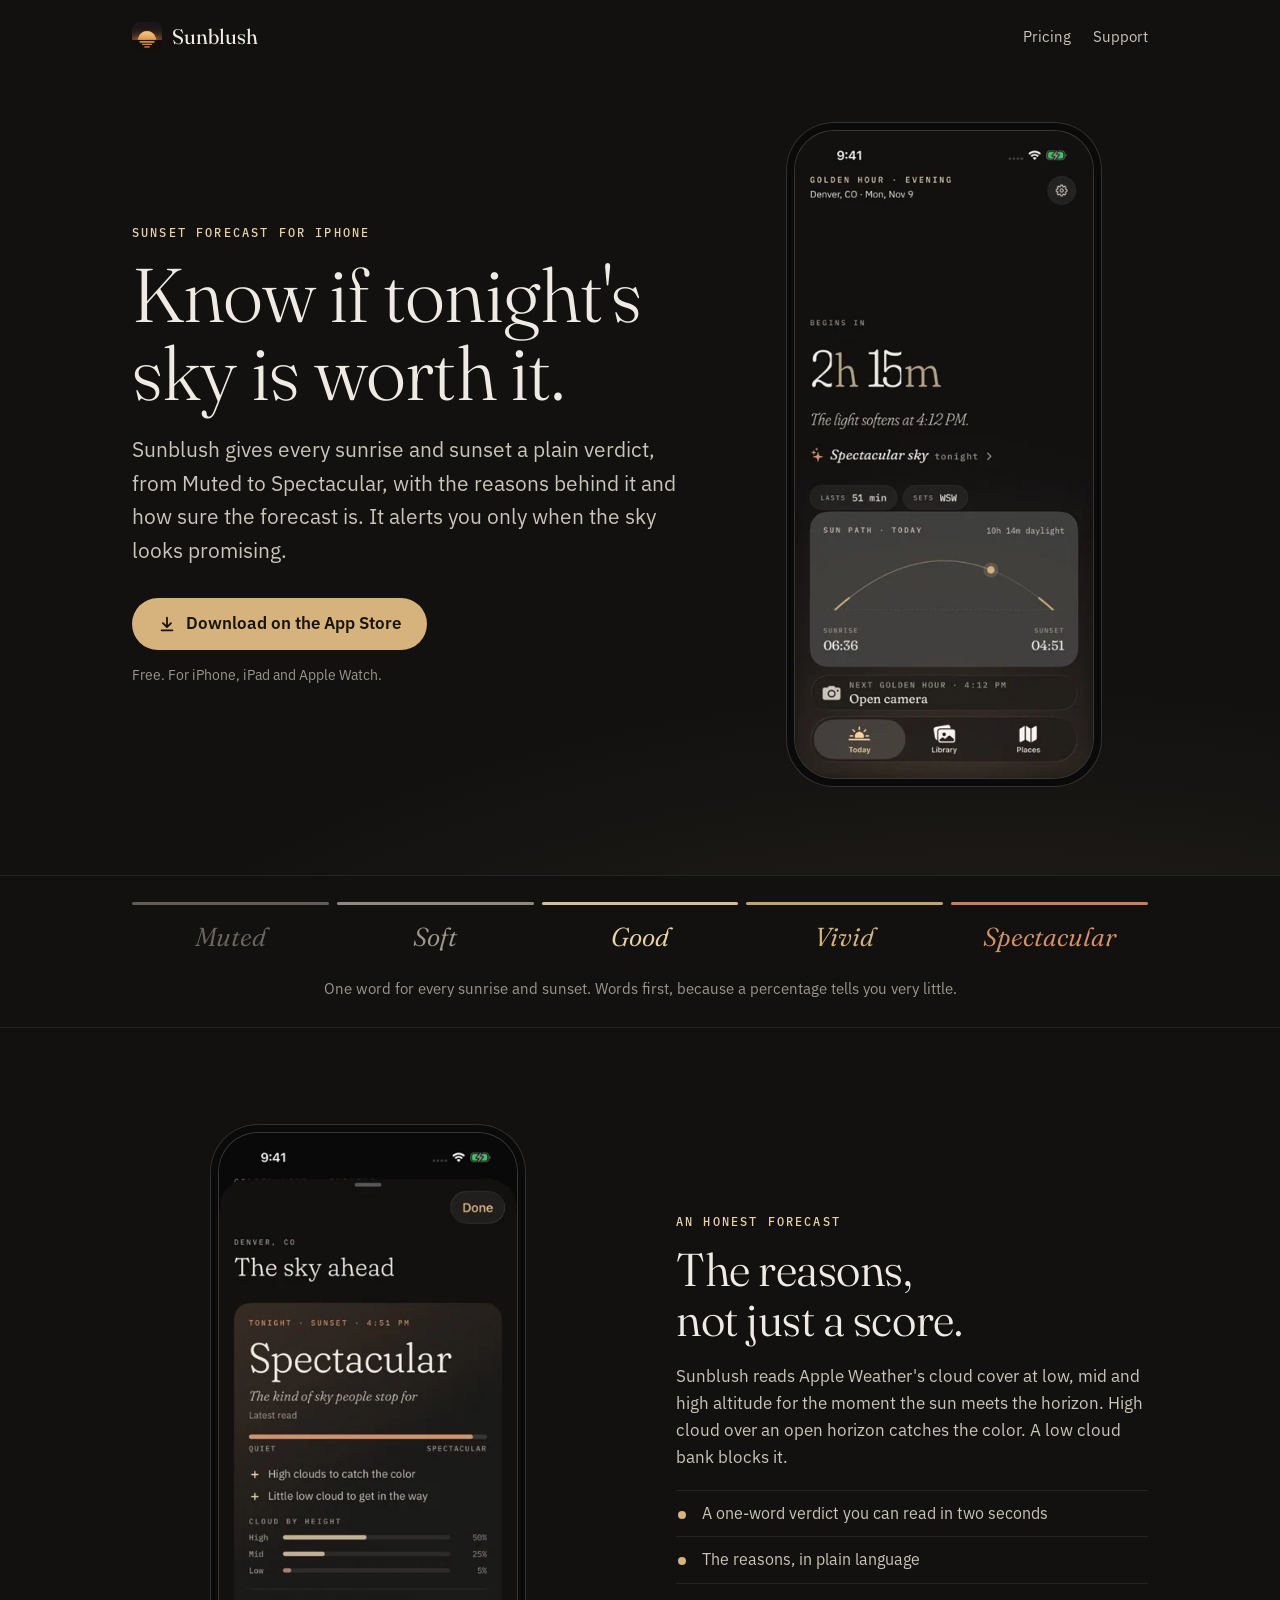
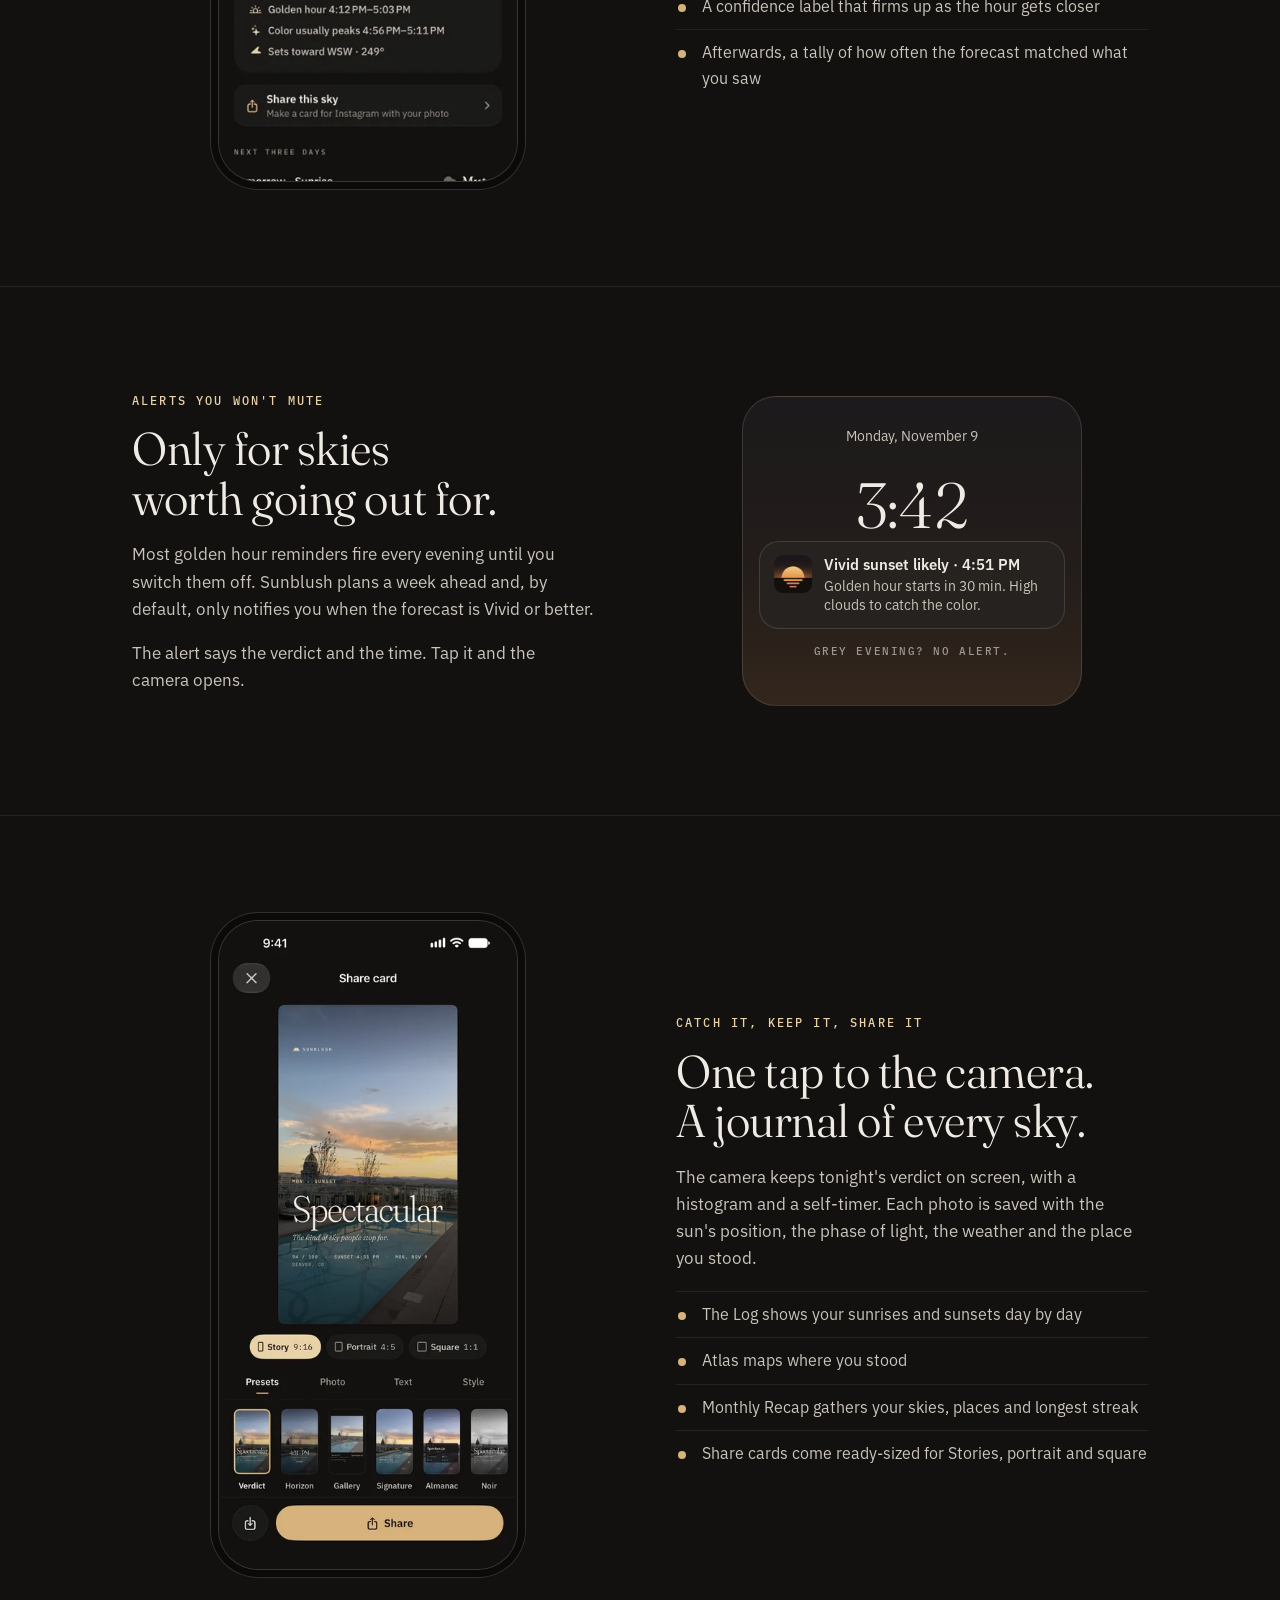
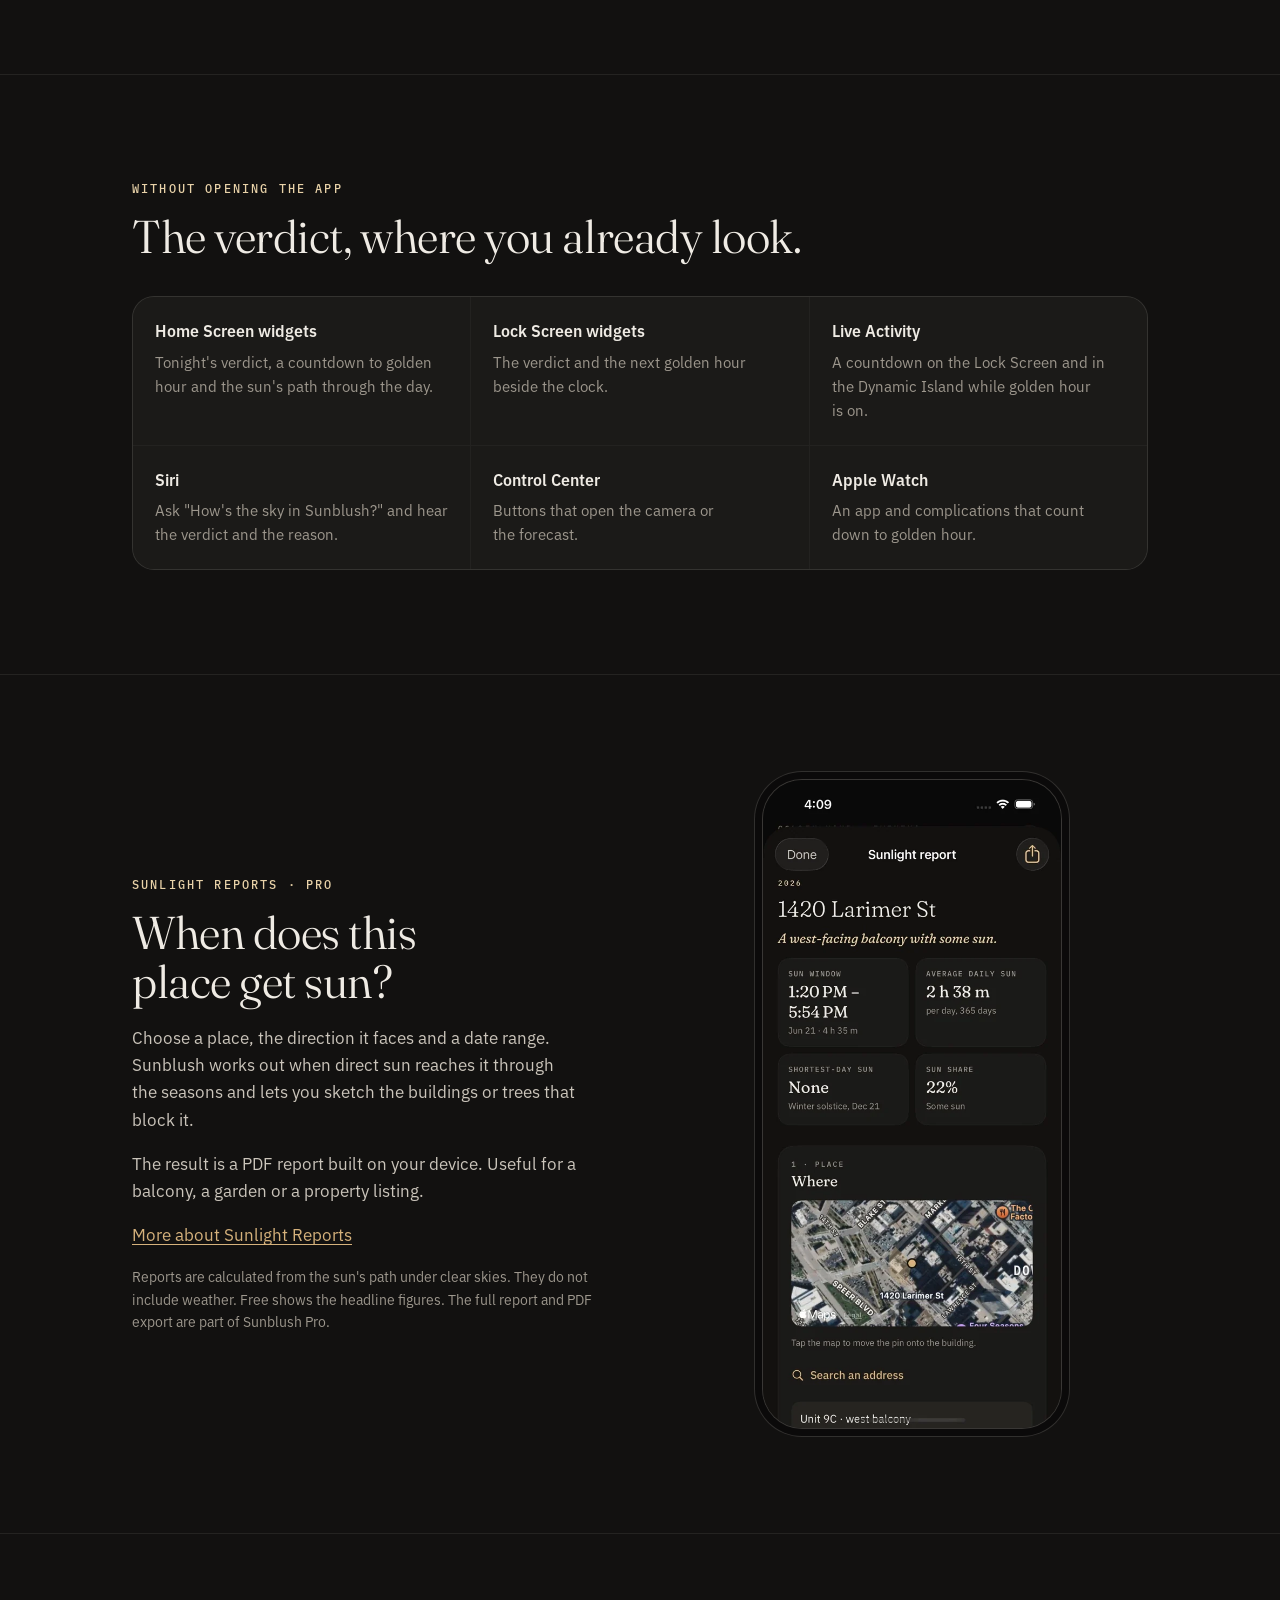
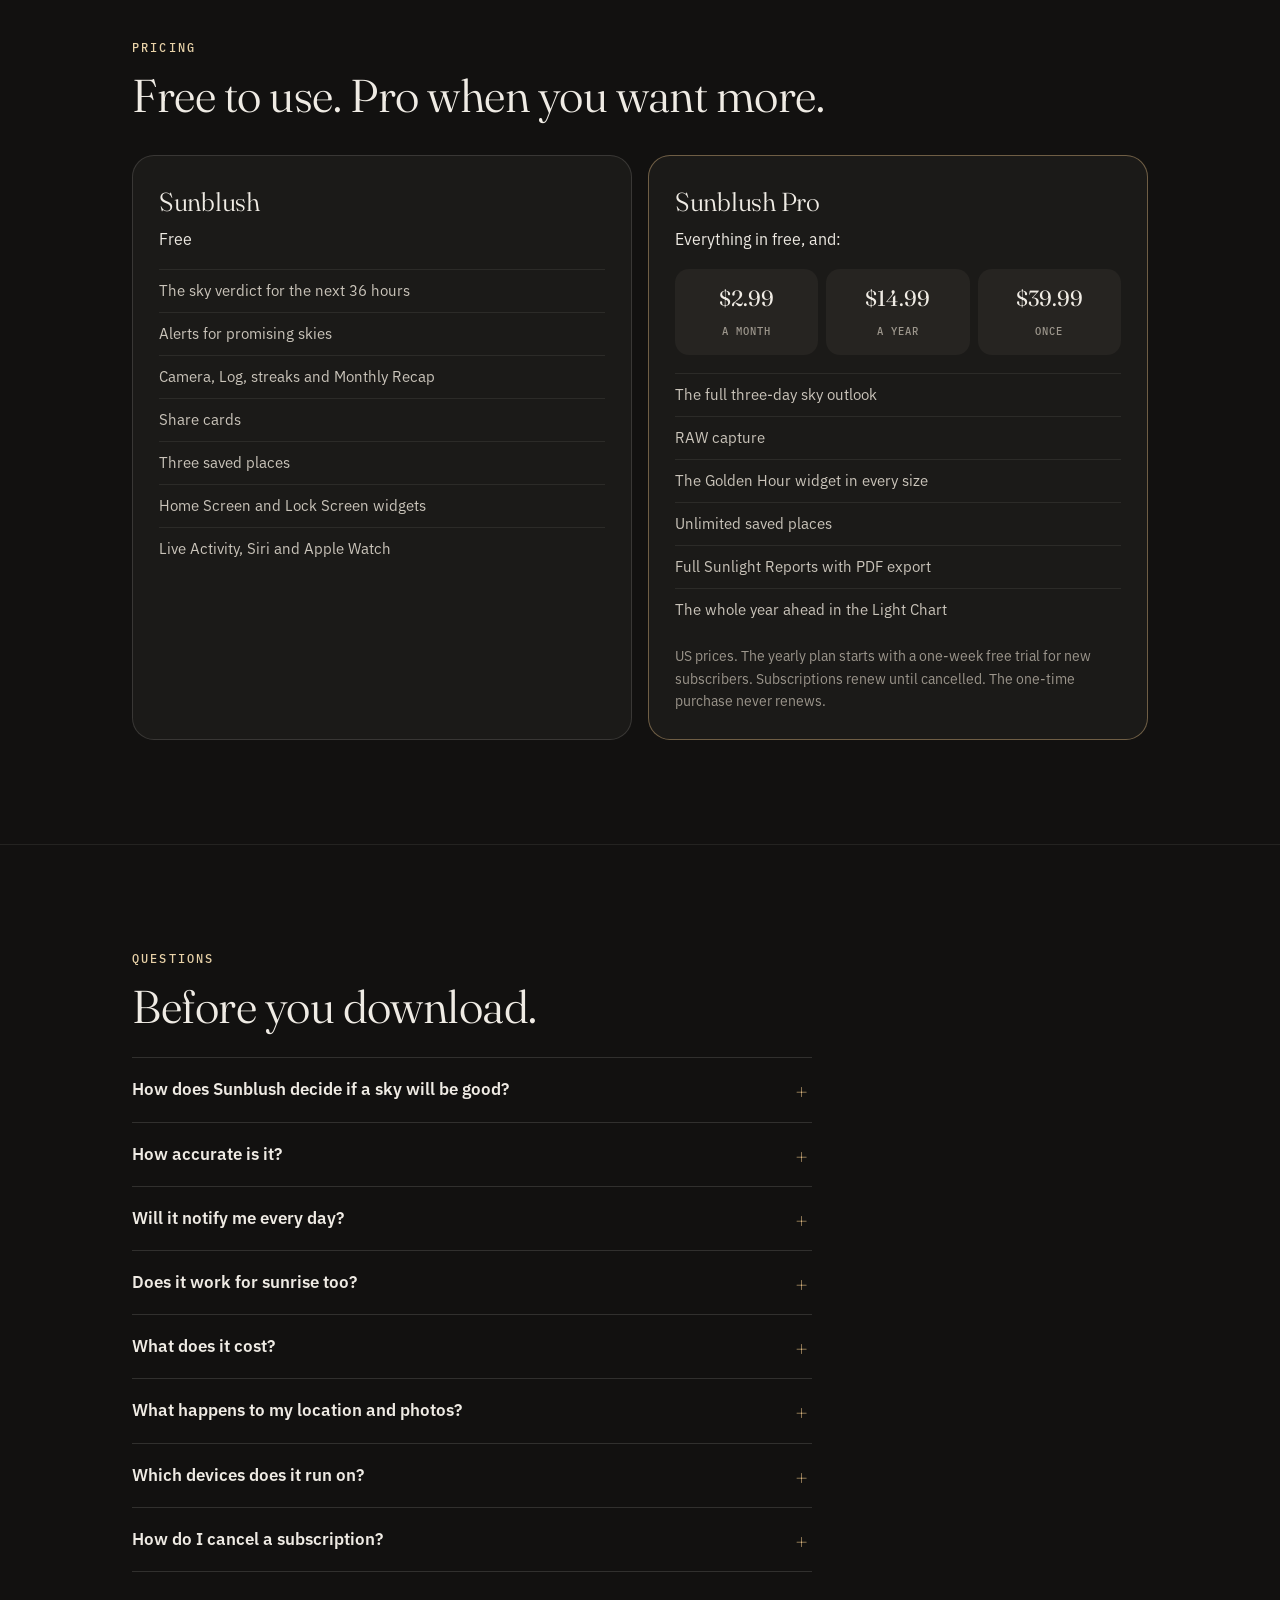
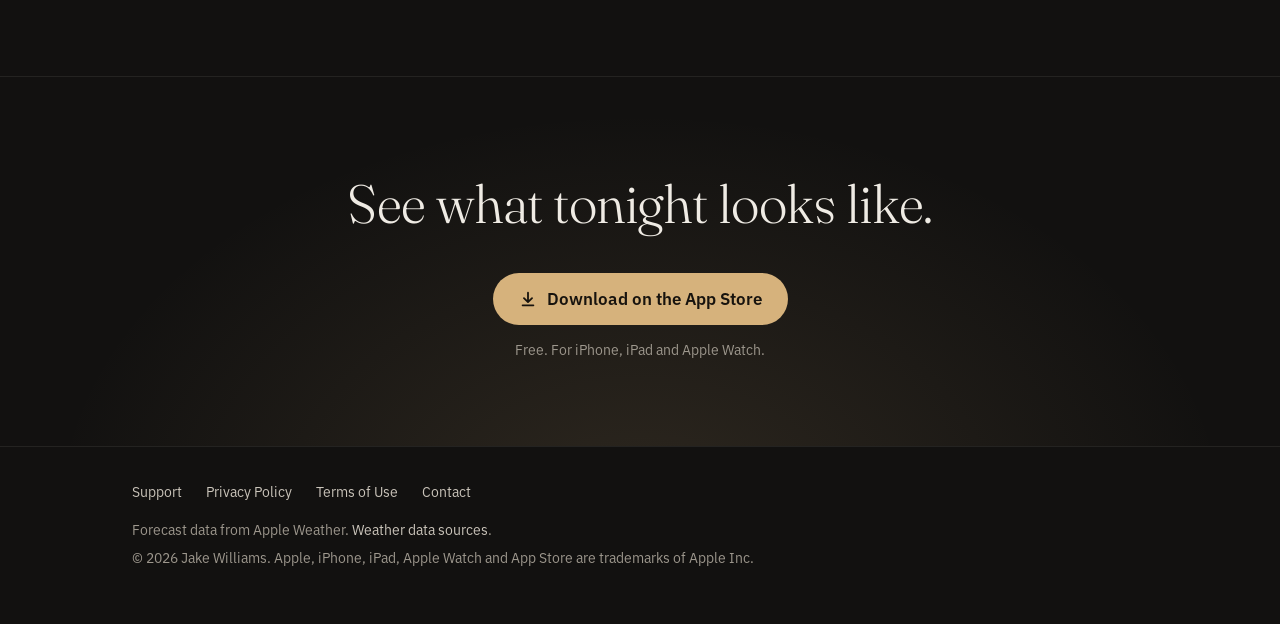
<file: index.html>
<!DOCTYPE html>
<html lang="en">
<head>
<meta charset="UTF-8">
<meta name="viewport" content="width=device-width, initial-scale=1">
<title>Sunblush: Sunset Forecast for iPhone. Know if tonight's sky is worth it.</title>
<meta name="description" content="Sunblush gives every sunrise and sunset a plain verdict, from Muted to Spectacular, with the reasons and how sure the forecast is. Alerts only for promising skies. Free on iPhone, iPad and Apple Watch.">
<meta name="apple-itunes-app" content="app-id=6762225490">
<meta name="theme-color" content="#121110">
<link rel="canonical" href="https://jakeintech.github.io/sunblush-site/">
<link rel="icon" type="image/png" href="assets/img/favicon.png">
<link rel="apple-touch-icon" href="assets/img/apple-touch-icon.png">
<meta property="og:type" content="website">
<meta property="og:site_name" content="Sunblush">
<meta property="og:title" content="Sunblush: know if tonight's sky is worth it">
<meta property="og:description" content="A plain verdict for every sunrise and sunset, with the reasons and how sure the forecast is. Alerts only for promising skies.">
<meta property="og:url" content="https://jakeintech.github.io/sunblush-site/">
<meta property="og:image" content="https://jakeintech.github.io/sunblush-site/assets/img/og.png">
<meta property="og:image:width" content="1200">
<meta property="og:image:height" content="630">
<meta property="og:image:alt" content="Sunblush. Know if tonight's sky is worth it.">
<meta name="twitter:card" content="summary_large_image">
<meta name="twitter:title" content="Sunblush: know if tonight's sky is worth it">
<meta name="twitter:description" content="A plain verdict for every sunrise and sunset, with the reasons and how sure the forecast is.">
<meta name="twitter:image" content="https://jakeintech.github.io/sunblush-site/assets/img/og.png">
<link rel="preload" href="assets/fonts/fraunces.woff2" as="font" type="font/woff2" crossorigin>
<link rel="preload" href="assets/fonts/plex-sans-400.woff2" as="font" type="font/woff2" crossorigin>
<link rel="stylesheet" href="assets/site.css">
<script type="application/ld+json">
{
  "@context": "https://schema.org",
  "@type": "SoftwareApplication",
  "name": "Sunblush: Sunset Forecast",
  "operatingSystem": "iOS 18 or later, watchOS 10 or later",
  "applicationCategory": "WeatherApplication",
  "description": "Sunblush gives every sunrise and sunset a plain verdict, from Muted to Spectacular, with the reasons and how sure the forecast is.",
  "url": "https://jakeintech.github.io/sunblush-site/",
  "downloadUrl": "https://apps.apple.com/app/id6762225490",
  "offers": { "@type": "Offer", "price": "0", "priceCurrency": "USD" },
  "author": { "@type": "Person", "name": "Jake Williams" }
}
</script>
</head>
<body>
<a class="skip" href="#main">Skip to content</a>

<header class="wrap site-head">
  <a class="brand" href="./" aria-label="Sunblush home">
    <img src="assets/img/icon-192.webp" alt="" width="30" height="30">
    Sunblush
  </a>
  <nav class="site-nav" aria-label="Site">
    <a href="#pricing">Pricing</a>
    <a href="support.html">Support</a>
  </nav>
</header>

<main id="main">

<section class="hero">
  <div class="wrap hero-grid">
    <div>
      <p class="tag">Sunset forecast for iPhone</p>
      <h1>Know if tonight's sky is worth it.</h1>
      <p class="lede">Sunblush gives every sunrise and sunset a plain verdict, from Muted to Spectacular, with the reasons behind it and how sure the forecast is. It alerts you only when the sky looks promising.</p>
      <a class="btn" href="https://apps.apple.com/app/id6762225490">
        <svg viewBox="0 0 20 20" fill="none" stroke="currentColor" stroke-width="2" stroke-linecap="round" stroke-linejoin="round" aria-hidden="true"><path d="M10 3v10M5.5 9 10 13.5 14.500 9M4 17h12"/></svg>
        Download on the App Store
      </a>
      <p class="fine">Free. For iPhone, iPad and Apple Watch.</p>
    </div>
    <div class="phone">
      <img src="assets/img/shot-today.webp" width="368" height="800" alt="The Sunblush Today screen. Golden hour begins in 2 hours 15 minutes, and tonight's sky is forecast as Spectacular." fetchpriority="high">
    </div>
  </div>
</section>

<section class="scale" aria-label="The five verdicts">
  <div class="wrap">
    <ol>
      <li class="t-muted">Muted</li>
      <li class="t-soft">Soft</li>
      <li class="t-good">Good</li>
      <li class="t-vivid">Vivid</li>
      <li class="t-spectacular">Spectacular</li>
    </ol>
    <p>One word for every sunrise and sunset. Words first, because a percentage tells you very little.</p>
  </div>
</section>

<section class="benefit flip">
  <div class="wrap">
    <div class="visual phone">
      <img src="assets/img/shot-sky.webp" width="368" height="800" loading="lazy" alt="The sky ahead screen. Tonight's sunset is Spectacular because high clouds will catch the color and little low cloud is in the way. Cloud cover is shown by height: high 50 percent, mid 25 percent, low 5 percent.">
    </div>
    <div class="copy">
      <p class="tag">An honest forecast</p>
      <h2>The reasons, not just a score.</h2>
      <p>Sunblush reads Apple Weather's cloud cover at low, mid and high altitude for the moment the sun meets the horizon. High cloud over an open horizon catches the color. A low cloud bank blocks it.</p>
      <ul>
        <li>A one-word verdict you can read in two seconds</li>
        <li>The reasons, in plain language</li>
        <li>A confidence label that firms up as the hour gets closer</li>
        <li>Afterwards, a tally of how often the forecast matched what you saw</li>
      </ul>
    </div>
  </div>
</section>

<section class="benefit">
  <div class="wrap">
    <div class="copy">
      <p class="tag">Alerts you won't mute</p>
      <h2>Only for skies worth going out for.</h2>
      <p>Most golden hour reminders fire every evening until you switch them off. Sunblush plans a week ahead and, by default, only notifies you when the forecast is Vivid or better.</p>
      <p>The alert says the verdict and the time. Tap it and the camera opens.</p>
    </div>
    <div class="visual">
      <div class="lock" role="img" aria-label="A Lock Screen with one Sunblush notification: Vivid sunset likely at 4:51 PM. Golden hour starts in 30 minutes. High clouds to catch the color.">
        <div class="date">Monday, November 9</div>
        <div class="clock">3:42</div>
        <div class="note">
          <img src="assets/img/icon-192.webp" width="38" height="38" alt="" loading="lazy">
          <div>
            <b>Vivid sunset likely · 4:51 PM</b>
            <span>Golden hour starts in 30 min. High clouds to catch the color.</span>
          </div>
        </div>
        <p class="quiet-day">Grey evening? No alert.</p>
      </div>
    </div>
  </div>
</section>

<section class="benefit flip">
  <div class="wrap">
    <div class="visual phone">
      <img src="assets/img/shot-share.webp" width="414" height="900" loading="lazy" alt="The share card editor. A sunset photo with the verdict Spectacular set over it, with Story, Portrait and Square formats and a row of card styles.">
    </div>
    <div class="copy">
      <p class="tag">Catch it, keep it, share it</p>
      <h2>One tap to the camera. A journal of every sky.</h2>
      <p>The camera keeps tonight's verdict on screen, with a histogram and a self-timer. Each photo is saved with the sun's position, the phase of light, the weather and the place you stood.</p>
      <ul>
        <li>The Log shows your sunrises and sunsets day by day</li>
        <li>Atlas maps where you stood</li>
        <li>Monthly Recap gathers your skies, places and longest streak</li>
        <li>Share cards come ready-sized for Stories, portrait and square</li>
      </ul>
    </div>
  </div>
</section>

<section class="section">
  <div class="wrap">
    <p class="tag">Without opening the app</p>
    <h2>The verdict, where you already look.</h2>
    <div class="grid">
      <div><h3>Home Screen widgets</h3><p>Tonight's verdict, a countdown to golden hour and the sun's path through the day.</p></div>
      <div><h3>Lock Screen widgets</h3><p>The verdict and the next golden hour beside the clock.</p></div>
      <div><h3>Live Activity</h3><p>A countdown on the Lock Screen and in the Dynamic Island while golden hour is on.</p></div>
      <div><h3>Siri</h3><p>Ask "How's the sky in Sunblush?" and hear the verdict and the reason.</p></div>
      <div><h3>Control Center</h3><p>Buttons that open the camera or the forecast.</p></div>
      <div><h3>Apple Watch</h3><p>An app and complications that count down to golden hour.</p></div>
    </div>
  </div>
</section>

<section class="benefit">
  <div class="wrap">
    <div class="copy">
      <p class="tag">Sunlight Reports · Pro</p>
      <h2>When does this place get sun?</h2>
      <p>Choose a place, the direction it faces and a date range. Sunblush works out when direct sun reaches it through the seasons and lets you sketch the buildings or trees that block it.</p>
      <p>The result is a PDF report built on your device. Useful for a balcony, a garden or a property listing.</p>
      <p><a href="sunlight.html">More about Sunlight Reports</a></p>
      <p class="fine">Reports are calculated from the sun's path under clear skies. They do not include weather. Free shows the headline figures. The full report and PDF export are part of Sunblush Pro.</p>
    </div>
    <div class="visual phone">
      <img src="assets/img/shot-sunlight.webp" width="552" height="1200" loading="lazy" alt="A Sunlight Report for a west-facing balcony. Sun window 1:20 PM to 5:54 PM on June 21, average daily sun 2 hours 38 minutes, no direct sun on the shortest day.">
    </div>
  </div>
</section>

<section class="section" id="pricing">
  <div class="wrap">
    <p class="tag">Pricing</p>
    <h2>Free to use. Pro when you want more.</h2>
    <div class="plans">
      <div class="plan">
        <h3>Sunblush</h3>
        <p class="price">Free</p>
        <ul>
          <li>The sky verdict for the next 36 hours</li>
          <li>Alerts for promising skies</li>
          <li>Camera, Log, streaks and Monthly Recap</li>
          <li>Share cards</li>
          <li>Three saved places</li>
          <li>Home Screen and Lock Screen widgets</li>
          <li>Live Activity, Siri and Apple Watch</li>
        </ul>
      </div>
      <div class="plan pro">
        <h3>Sunblush Pro</h3>
        <p class="price">Everything in free, and:</p>
        <div class="prices">
          <div><b>$2.99</b><span>a month</span></div>
          <div><b>$14.99</b><span>a year</span></div>
          <div><b>$39.99</b><span>once</span></div>
        </div>
        <ul>
          <li>The full three-day sky outlook</li>
          <li>RAW capture</li>
          <li>The Golden Hour widget in every size</li>
          <li>Unlimited saved places</li>
          <li>Full Sunlight Reports with PDF export</li>
          <li>The whole year ahead in the Light Chart</li>
        </ul>
        <p class="fine">US prices. The yearly plan starts with a one-week free trial for new subscribers. Subscriptions renew until cancelled. The one-time purchase never renews.</p>
      </div>
    </div>
  </div>
</section>

<section class="section" id="faq">
  <div class="wrap">
    <p class="tag">Questions</p>
    <h2>Before you download.</h2>
    <div class="faq">
      <details>
        <summary>How does Sunblush decide if a sky will be good?</summary>
        <p>It looks at Apple Weather's forecast for cloud at three heights, along with humidity, visibility and the chance of rain, for the minute of sunrise or sunset. High and mid cloud over a clear horizon tends to light up. Thick low cloud or full overcast tends to block the light. The verdict is worked out on your device.</p>
      </details>
      <details>
        <summary>How accurate is it?</summary>
        <p>It is a likelihood, not a promise. Clouds can move in the last half hour and no forecast catches that every time. Sunblush shows how sure it is, updates as the hour approaches, and afterwards keeps a tally of how often its forecast matched what you told it you saw.</p>
      </details>
      <details>
        <summary>Will it notify me every day?</summary>
        <p>No. By default you only hear from Sunblush when a sunrise or sunset is forecast Vivid or Spectacular. You can change that in Settings, choose sunrise, sunset or both, and set how early the alert arrives.</p>
      </details>
      <details>
        <summary>Does it work for sunrise too?</summary>
        <p>Yes. Every sunrise and sunset gets its own verdict.</p>
      </details>
      <details>
        <summary>What does it cost?</summary>
        <p>Sunblush is free to download and use. Sunblush Pro is $2.99 a month, $14.99 a year with a one-week free trial, or $39.99 once. Prices are for the United States.</p>
      </details>
      <details>
        <summary>What happens to my location and photos?</summary>
        <p>There is no account. Your photos stay on your device unless you share them. Your location is used on your device to work out sun times, and its coordinates are sent to Apple Weather to fetch the forecast. Sunblush has no server of its own and uses no advertising or analytics software. The <a href="privacy-policy.html">privacy policy</a> has the detail.</p>
      </details>
      <details>
        <summary>Which devices does it run on?</summary>
        <p>iPhone and iPad with iOS 18 or later, and Apple Watch with watchOS 10 or later. At launch Sunblush is available on the App Store in the United States.</p>
      </details>
      <details>
        <summary>How do I cancel a subscription?</summary>
        <p>Open Settings on your iPhone, tap your name, then Subscriptions, then Sunblush Pro. If you cancel during the free trial you are not charged.</p>
      </details>
    </div>
  </div>
</section>

<section class="closing">
  <div class="wrap">
    <h2>See what tonight looks like.</h2>
    <a class="btn" href="https://apps.apple.com/app/id6762225490">
      <svg viewBox="0 0 20 20" fill="none" stroke="currentColor" stroke-width="2" stroke-linecap="round" stroke-linejoin="round" aria-hidden="true"><path d="M10 3v10M5.5 9 10 13.5 14.500 9M4 17h12"/></svg>
      Download on the App Store
    </a>
    <p class="fine">Free. For iPhone, iPad and Apple Watch.</p>
  </div>
</section>

</main>

<footer class="site-foot">
  <div class="wrap">
    <nav aria-label="Footer">
      <a href="support.html">Support</a>
      <a href="privacy-policy.html">Privacy Policy</a>
      <a href="terms-of-service.html">Terms of Use</a>
      <a href="mailto:info@jakeawilliams.com">Contact</a>
    </nav>
    <p>Forecast data from Apple Weather. <a href="https://weatherkit.apple.com/legal-attribution.html">Weather data sources</a>.</p>
    <p>&copy; 2026 Jake Williams. Apple, iPhone, iPad, Apple Watch and App Store are trademarks of Apple Inc.</p>
  </div>
</footer>
</body>
</html>
</file>
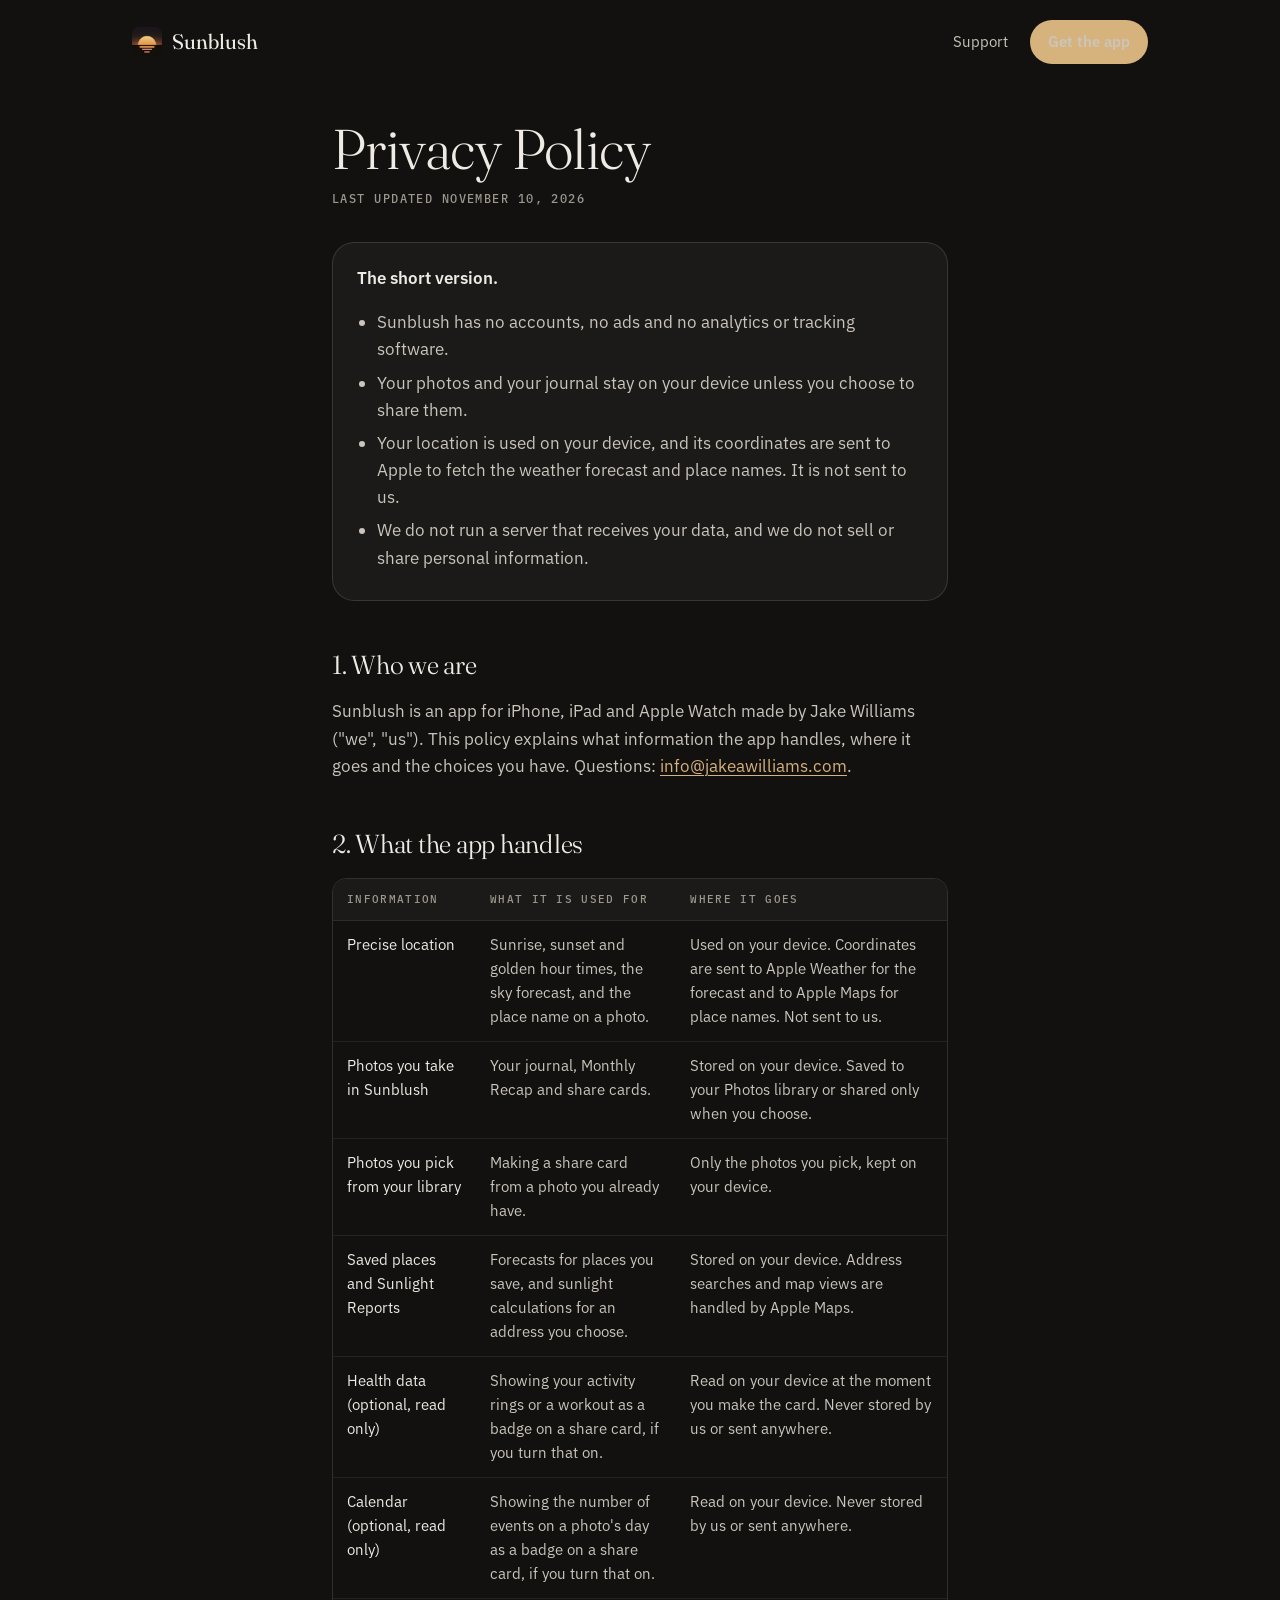
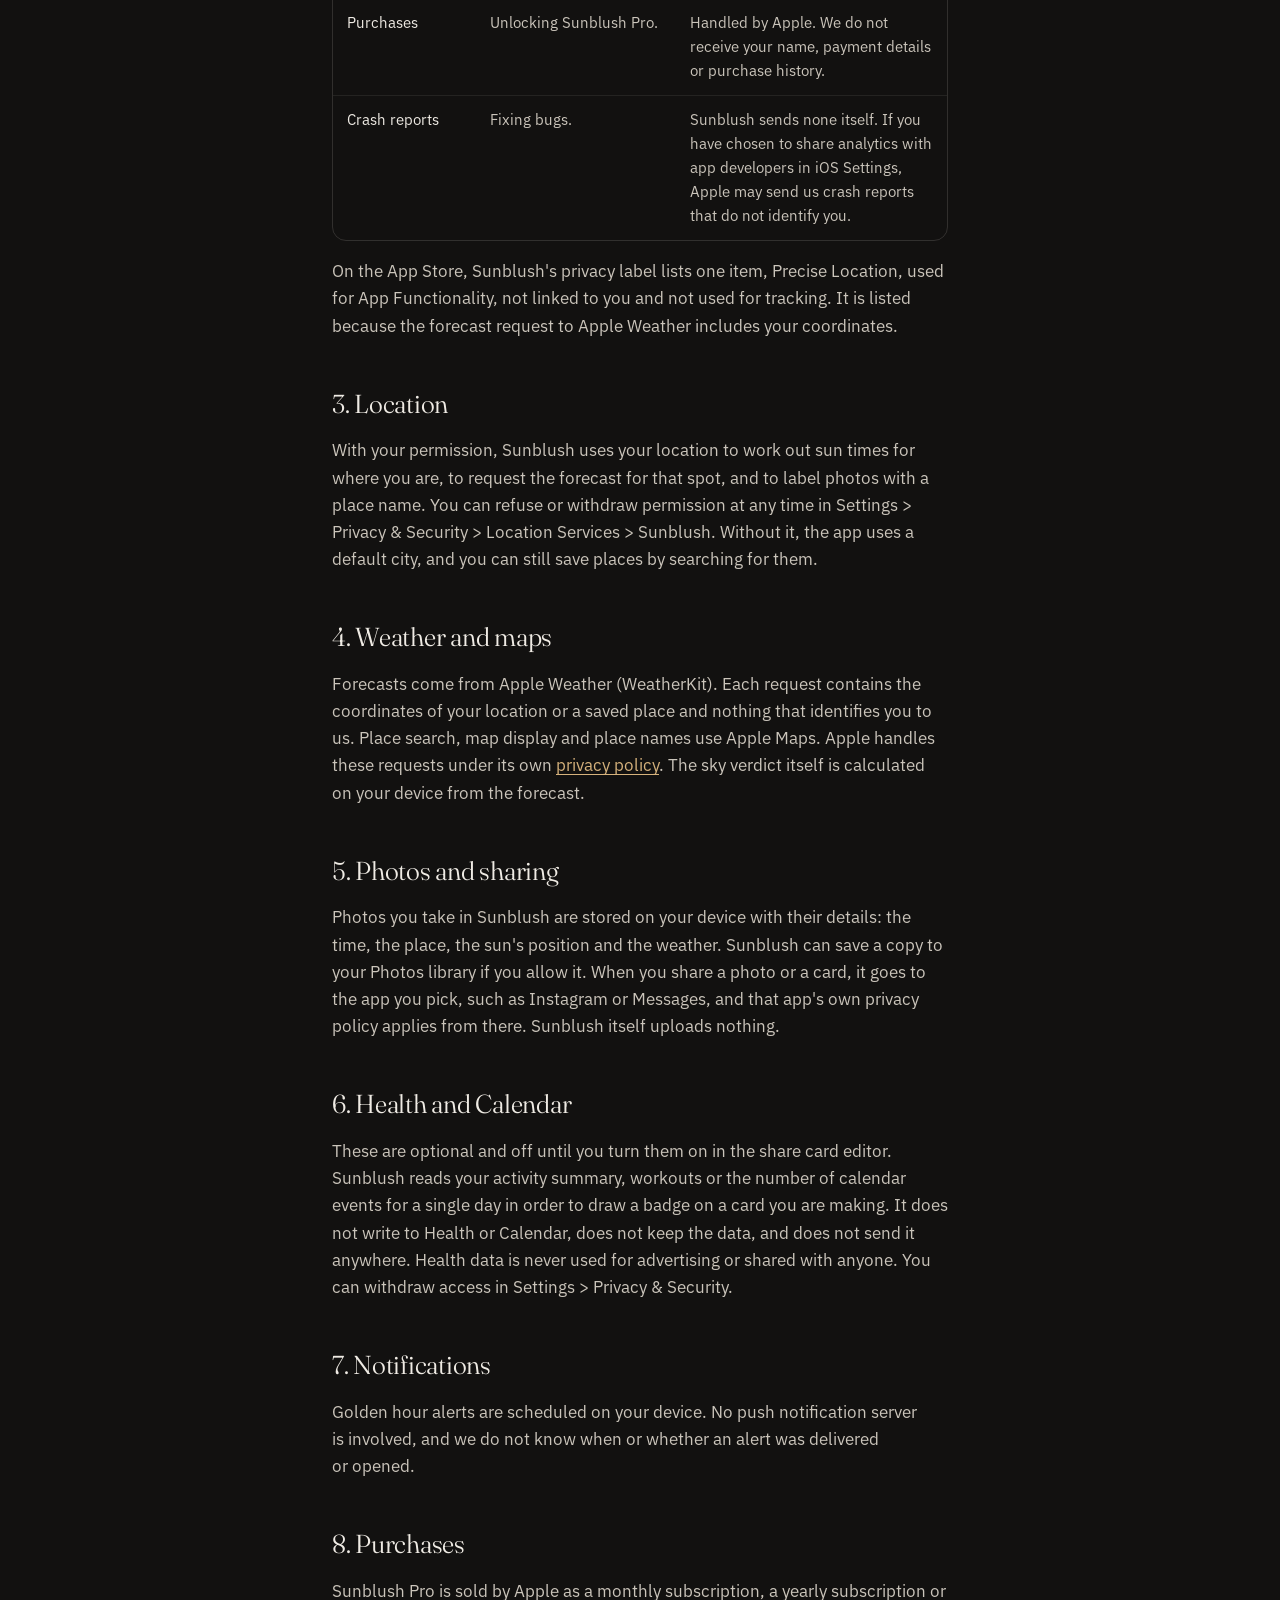
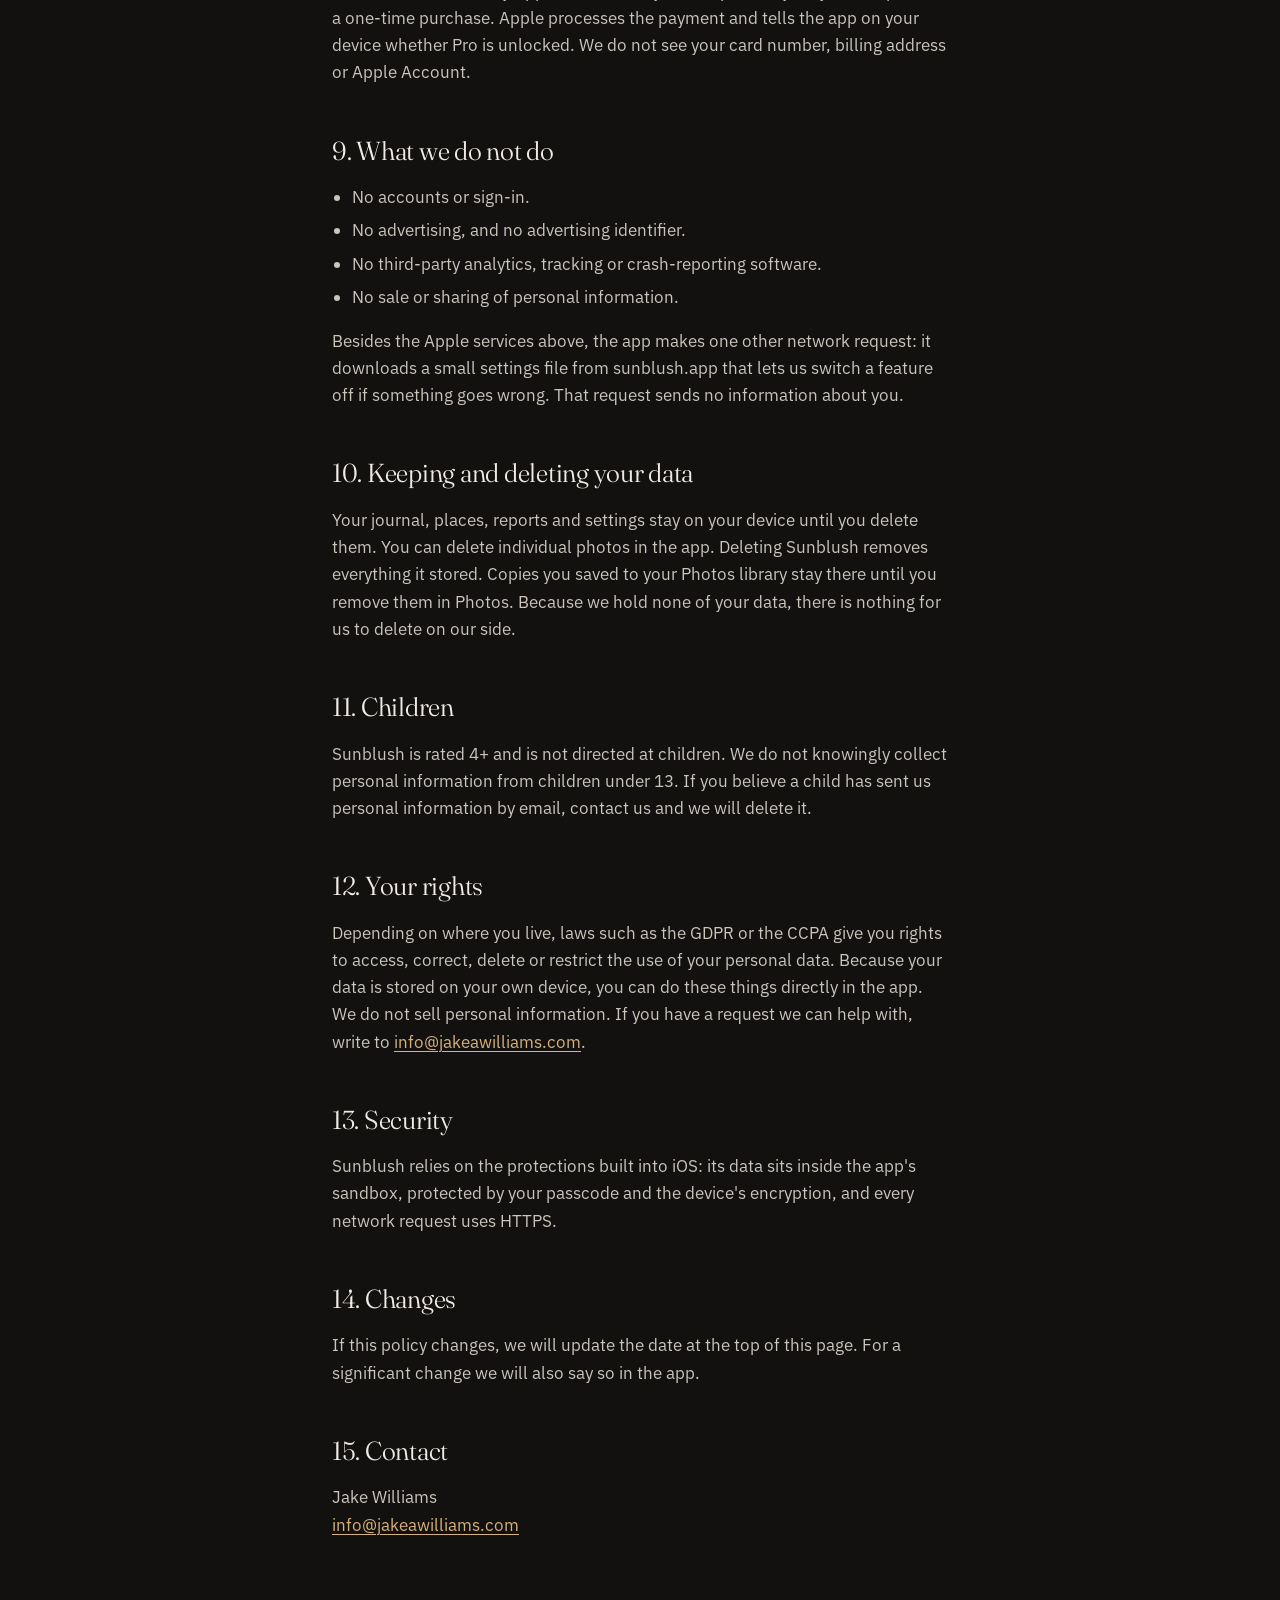
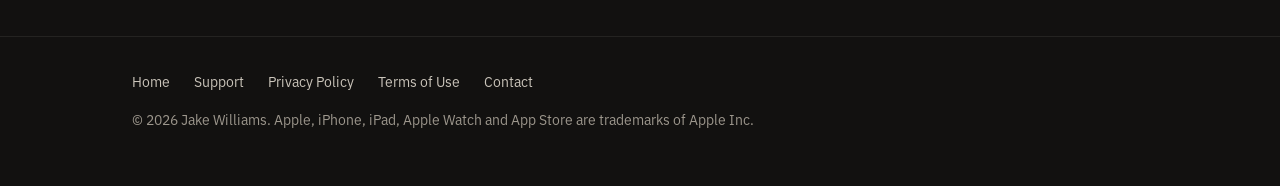
<file: privacy-policy.html>
<!DOCTYPE html>
<html lang="en">
<head>
<meta charset="UTF-8">
<meta name="viewport" content="width=device-width, initial-scale=1">
<title>Sunblush Privacy Policy</title>
<meta name="description" content="What Sunblush does with your location, photos and other information. No accounts, no ads, no tracking. Photos stay on your device.">
<meta name="apple-itunes-app" content="app-id=6762225490">
<meta name="theme-color" content="#121110">
<link rel="canonical" href="https://jakeintech.github.io/sunblush-site/privacy-policy.html">
<link rel="icon" type="image/png" href="assets/img/favicon.png">
<link rel="apple-touch-icon" href="assets/img/apple-touch-icon.png">
<meta property="og:type" content="website">
<meta property="og:site_name" content="Sunblush">
<meta property="og:title" content="Sunblush Privacy Policy">
<meta property="og:description" content="What Sunblush does with your location, photos and other information. No accounts, no ads, no tracking. Photos stay on your device.">
<meta property="og:url" content="https://jakeintech.github.io/sunblush-site/privacy-policy.html">
<meta property="og:image" content="https://jakeintech.github.io/sunblush-site/assets/img/og.png">
<meta name="twitter:card" content="summary">
<link rel="preload" href="assets/fonts/fraunces.woff2" as="font" type="font/woff2" crossorigin>
<link rel="preload" href="assets/fonts/plex-sans-400.woff2" as="font" type="font/woff2" crossorigin>
<link rel="stylesheet" href="assets/site.css">
</head>
<body>
<a class="skip" href="#main">Skip to content</a>
<header class="wrap site-head">
  <a class="brand" href="./" aria-label="Sunblush home">
    <img src="assets/img/icon-192.webp" alt="" width="30" height="30">
    Sunblush
  </a>
  <nav class="site-nav" aria-label="Site">
    <a href="support.html">Support</a>
    <a class="btn small" href="https://apps.apple.com/app/id6762225490">Get the app</a>
  </nav>
</header>
<main id="main" class="doc">
<h1>Privacy Policy</h1>
<p class="updated">Last updated November 10, 2026</p>

<div class="summary">
<p><strong>The short version.</strong></p>
<ul>
<li>Sunblush has no accounts, no ads and no analytics or tracking software.</li>
<li>Your photos and your journal stay on your device unless you choose to share them.</li>
<li>Your location is used on your device, and its coordinates are sent to Apple to fetch the weather forecast and place names. It is not sent to us.</li>
<li>We do not run a server that receives your data, and we do not sell or share personal information.</li>
</ul>
</div>

<h2>1. Who we are</h2>
<p>Sunblush is an app for iPhone, iPad and Apple Watch made by Jake Williams ("we", "us"). This policy explains what information the app handles, where it goes and the choices you have. Questions: <a href="mailto:info@jakeawilliams.com">info@jakeawilliams.com</a>.</p>

<h2>2. What the app handles</h2>
<div class="table-wrap"><table>
<thead><tr><th>Information</th><th>What it is used for</th><th>Where it goes</th></tr></thead>
<tbody>
<tr><td>Precise location</td><td>Sunrise, sunset and golden hour times, the sky forecast, and the place name on a photo.</td><td>Used on your device. Coordinates are sent to Apple Weather for the forecast and to Apple Maps for place names. Not sent to us.</td></tr>
<tr><td>Photos you take in Sunblush</td><td>Your journal, Monthly Recap and share cards.</td><td>Stored on your device. Saved to your Photos library or shared only when you choose.</td></tr>
<tr><td>Photos you pick from your library</td><td>Making a share card from a photo you already have.</td><td>Only the photos you pick, kept on your device.</td></tr>
<tr><td>Saved places and Sunlight Reports</td><td>Forecasts for places you save, and sunlight calculations for an address you choose.</td><td>Stored on your device. Address searches and map views are handled by Apple Maps.</td></tr>
<tr><td>Health data (optional, read only)</td><td>Showing your activity rings or a workout as a badge on a share card, if you turn that on.</td><td>Read on your device at the moment you make the card. Never stored by us or sent anywhere.</td></tr>
<tr><td>Calendar (optional, read only)</td><td>Showing the number of events on a photo's day as a badge on a share card, if you turn that on.</td><td>Read on your device. Never stored by us or sent anywhere.</td></tr>
<tr><td>Purchases</td><td>Unlocking Sunblush Pro.</td><td>Handled by Apple. We do not receive your name, payment details or purchase history.</td></tr>
<tr><td>Crash reports</td><td>Fixing bugs.</td><td>Sunblush sends none itself. If you have chosen to share analytics with app developers in iOS Settings, Apple may send us crash reports that do not identify you.</td></tr>
</tbody></table></div>
<p>On the App Store, Sunblush's privacy label lists one item, Precise Location, used for App Functionality, not linked to you and not used for tracking. It is listed because the forecast request to Apple Weather includes your coordinates.</p>

<h2>3. Location</h2>
<p>With your permission, Sunblush uses your location to work out sun times for where you are, to request the forecast for that spot, and to label photos with a place name. You can refuse or withdraw permission at any time in Settings &gt; Privacy &amp; Security &gt; Location Services &gt; Sunblush. Without it, the app uses a default city, and you can still save places by searching for them.</p>

<h2>4. Weather and maps</h2>
<p>Forecasts come from Apple Weather (WeatherKit). Each request contains the coordinates of your location or a saved place and nothing that identifies you to us. Place search, map display and place names use Apple Maps. Apple handles these requests under its own <a href="https://www.apple.com/legal/privacy/">privacy policy</a>. The sky verdict itself is calculated on your device from the forecast.</p>

<h2>5. Photos and sharing</h2>
<p>Photos you take in Sunblush are stored on your device with their details: the time, the place, the sun's position and the weather. Sunblush can save a copy to your Photos library if you allow it. When you share a photo or a card, it goes to the app you pick, such as Instagram or Messages, and that app's own privacy policy applies from there. Sunblush itself uploads nothing.</p>

<h2>6. Health and Calendar</h2>
<p>These are optional and off until you turn them on in the share card editor. Sunblush reads your activity summary, workouts or the number of calendar events for a single day in order to draw a badge on a card you are making. It does not write to Health or Calendar, does not keep the data, and does not send it anywhere. Health data is never used for advertising or shared with anyone. You can withdraw access in Settings &gt; Privacy &amp; Security.</p>

<h2>7. Notifications</h2>
<p>Golden hour alerts are scheduled on your device. No push notification server is involved, and we do not know when or whether an alert was delivered or opened.</p>

<h2>8. Purchases</h2>
<p>Sunblush Pro is sold by Apple as a monthly subscription, a yearly subscription or a one-time purchase. Apple processes the payment and tells the app on your device whether Pro is unlocked. We do not see your card number, billing address or Apple Account.</p>

<h2>9. What we do not do</h2>
<ul>
<li>No accounts or sign-in.</li>
<li>No advertising, and no advertising identifier.</li>
<li>No third-party analytics, tracking or crash-reporting software.</li>
<li>No sale or sharing of personal information.</li>
</ul>
<p>Besides the Apple services above, the app makes one other network request: it downloads a small settings file from sunblush.app that lets us switch a feature off if something goes wrong. That request sends no information about you.</p>

<h2>10. Keeping and deleting your data</h2>
<p>Your journal, places, reports and settings stay on your device until you delete them. You can delete individual photos in the app. Deleting Sunblush removes everything it stored. Copies you saved to your Photos library stay there until you remove them in Photos. Because we hold none of your data, there is nothing for us to delete on our side.</p>

<h2>11. Children</h2>
<p>Sunblush is rated 4+ and is not directed at children. We do not knowingly collect personal information from children under 13. If you believe a child has sent us personal information by email, contact us and we will delete it.</p>

<h2>12. Your rights</h2>
<p>Depending on where you live, laws such as the GDPR or the CCPA give you rights to access, correct, delete or restrict the use of your personal data. Because your data is stored on your own device, you can do these things directly in the app. We do not sell personal information. If you have a request we can help with, write to <a href="mailto:info@jakeawilliams.com">info@jakeawilliams.com</a>.</p>

<h2>13. Security</h2>
<p>Sunblush relies on the protections built into iOS: its data sits inside the app's sandbox, protected by your passcode and the device's encryption, and every network request uses HTTPS.</p>

<h2>14. Changes</h2>
<p>If this policy changes, we will update the date at the top of this page. For a significant change we will also say so in the app.</p>

<h2>15. Contact</h2>
<p>Jake Williams<br><a href="mailto:info@jakeawilliams.com">info@jakeawilliams.com</a></p>
</main>
<footer class="site-foot">
  <div class="wrap">
    <nav aria-label="Footer">
      <a href="./">Home</a>
      <a href="support.html">Support</a>
      <a href="privacy-policy.html">Privacy Policy</a>
      <a href="terms-of-service.html">Terms of Use</a>
      <a href="mailto:info@jakeawilliams.com">Contact</a>
    </nav>
    <p>&copy; 2026 Jake Williams. Apple, iPhone, iPad, Apple Watch and App Store are trademarks of Apple Inc.</p>
  </div>
</footer>
</body>
</html>
</file>
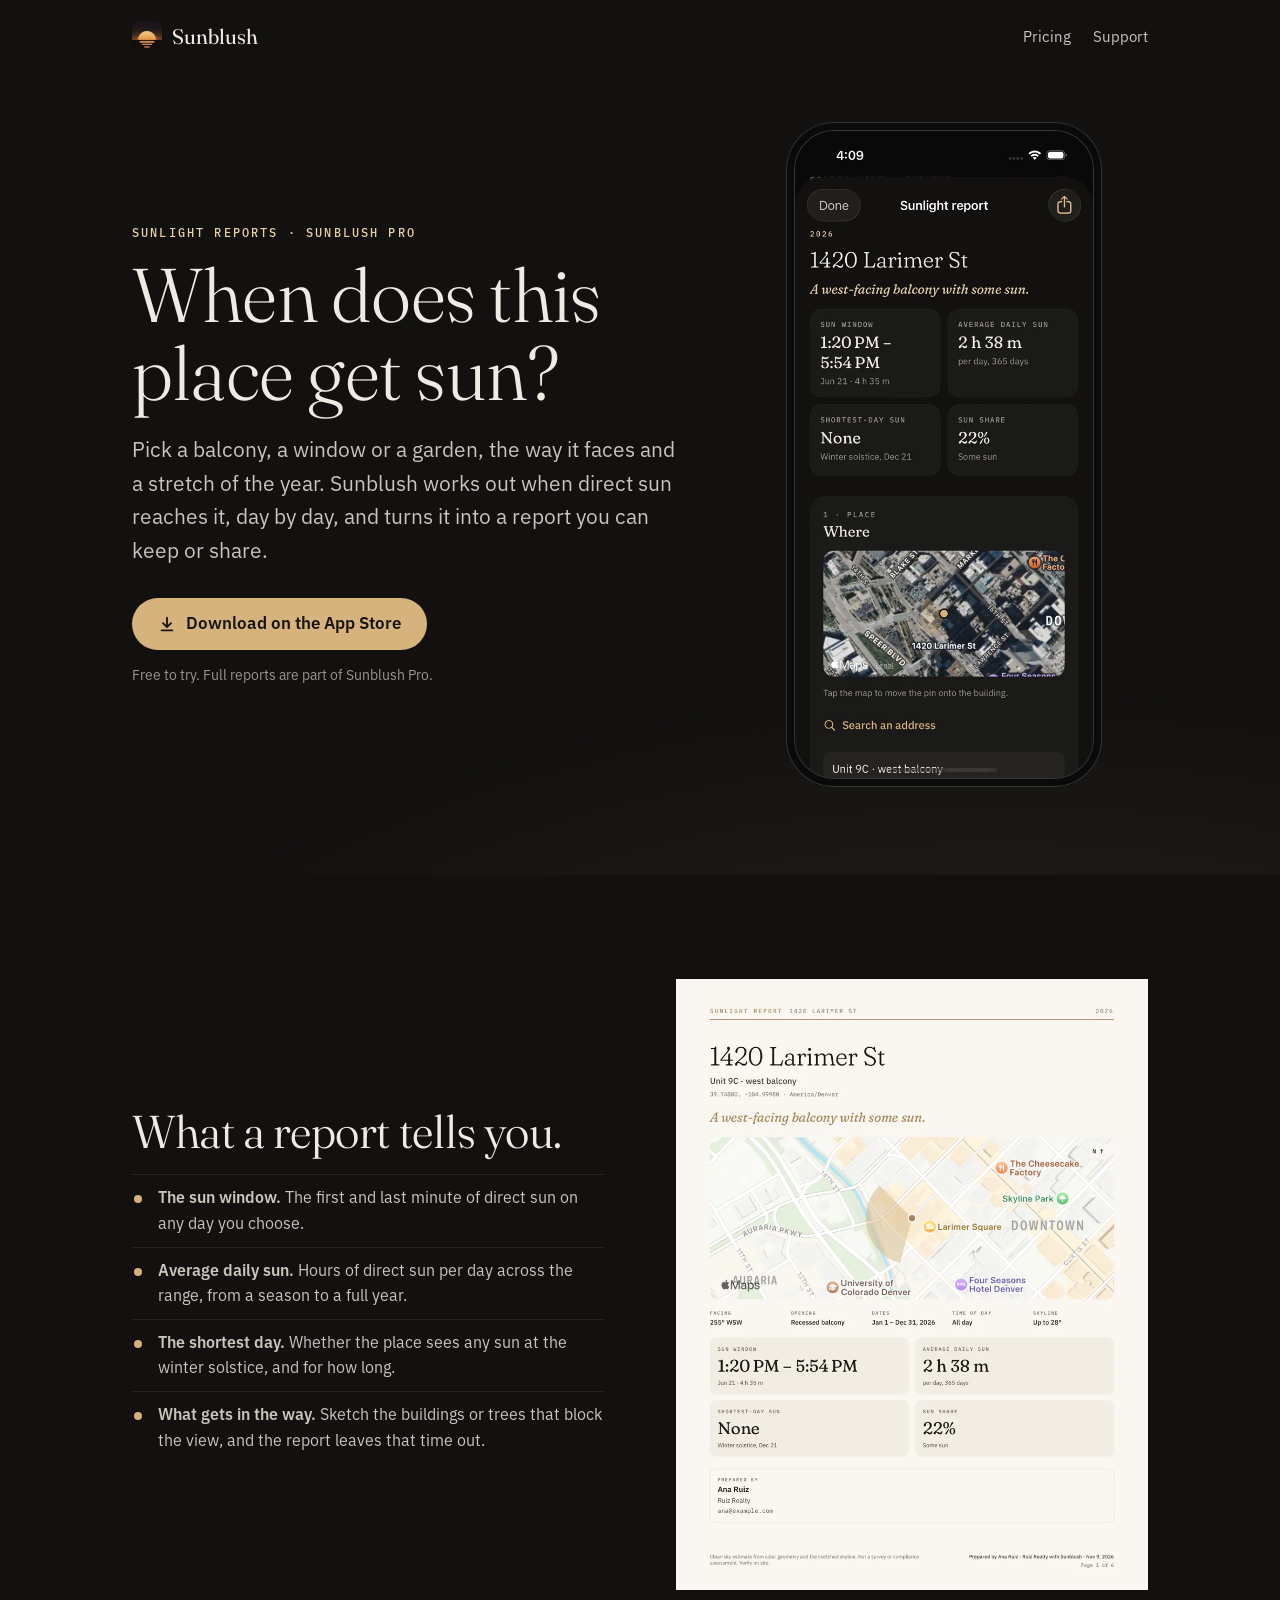
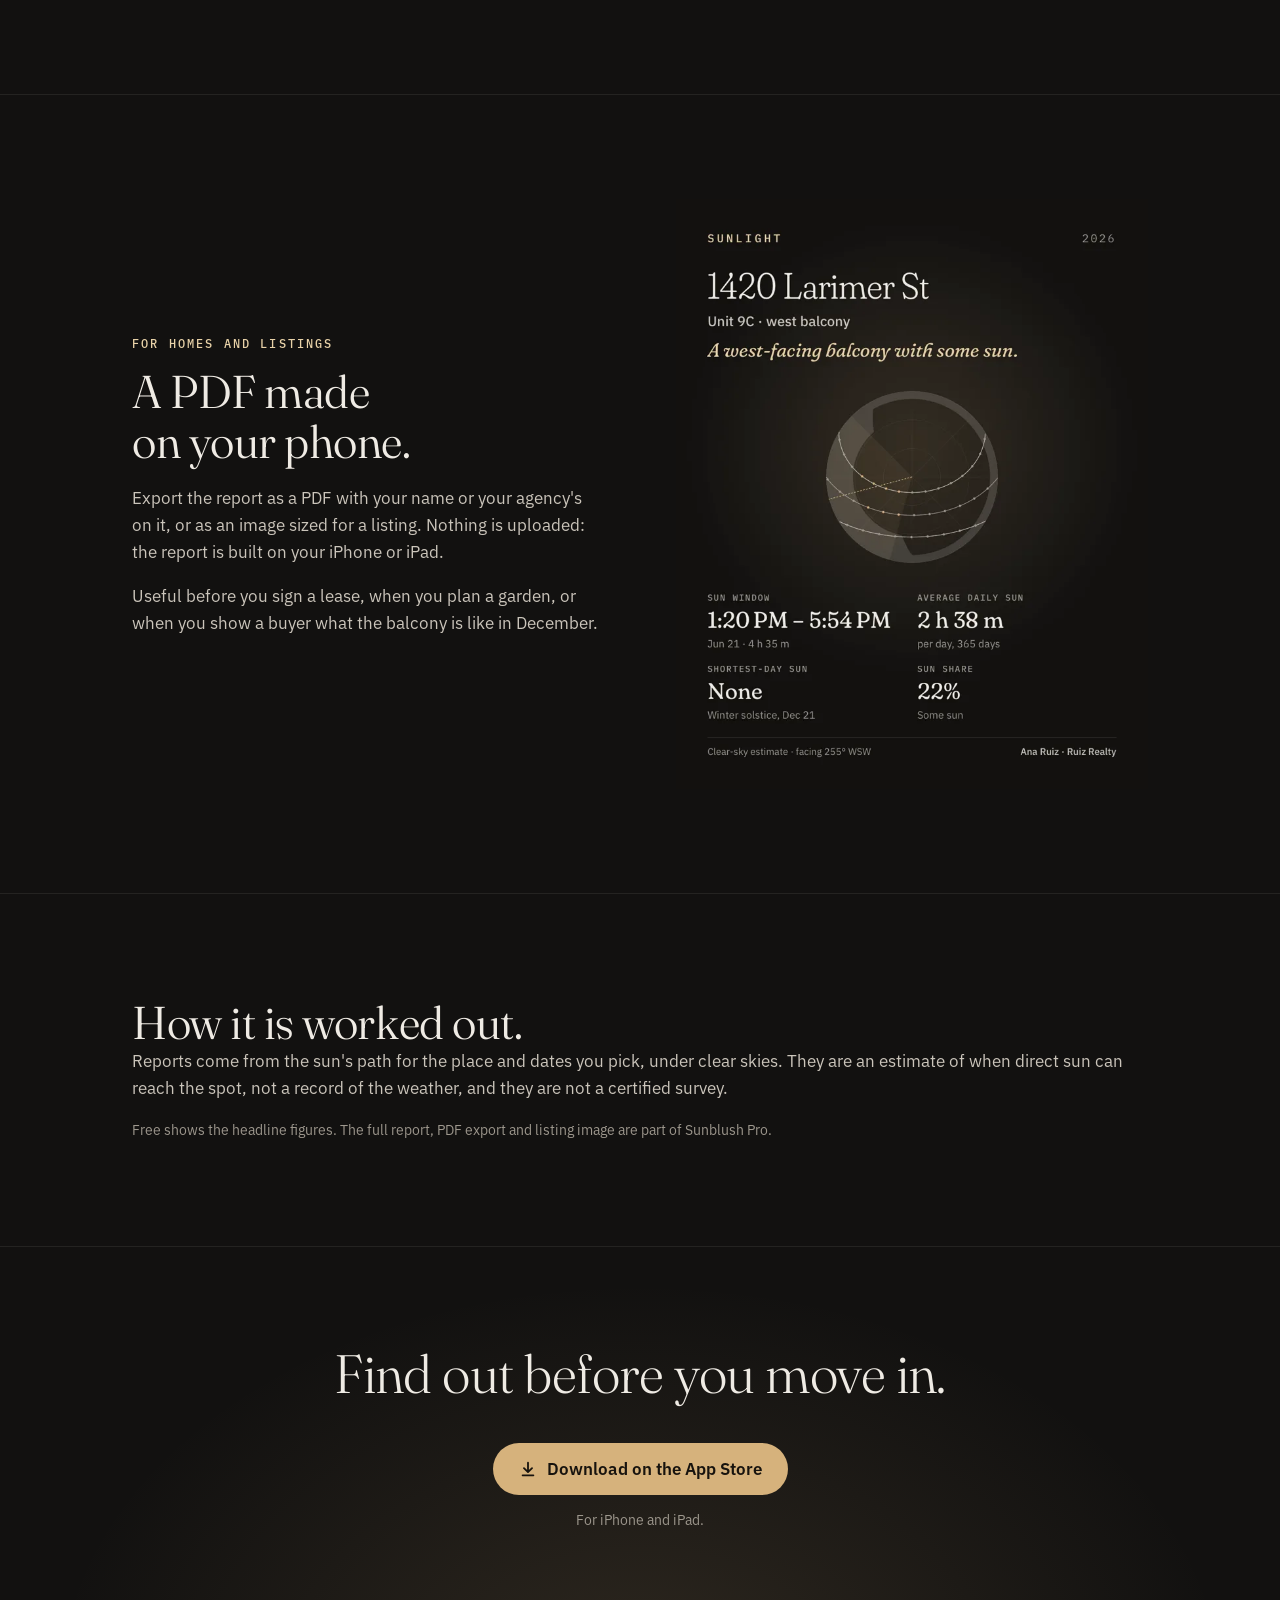
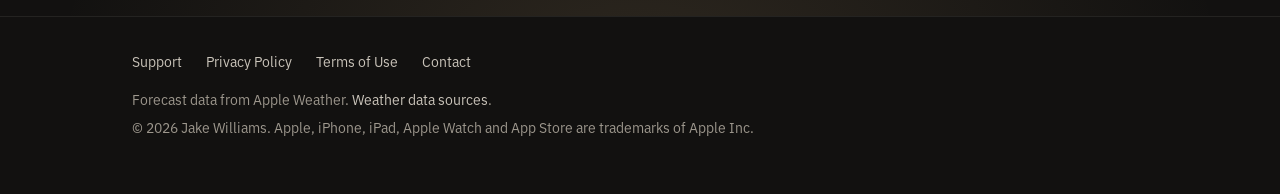
<file: sunlight.html>
<!DOCTYPE html>
<html lang="en">
<head>
<meta charset="UTF-8">
<meta name="viewport" content="width=device-width, initial-scale=1">
<title>Sunlight Reports: when does this place get sun? | Sunblush</title>
<meta name="description" content="See when direct sun reaches a balcony, window or garden across a season or a whole year, and export it as a PDF. A clear-sky estimate from the sun's path, built on your iPhone or iPad.">
<meta name="apple-itunes-app" content="app-id=6762225490">
<meta name="theme-color" content="#121110">
<link rel="canonical" href="https://jakeintech.github.io/sunblush-site/sunlight.html">
<link rel="icon" type="image/png" href="assets/img/favicon.png">
<link rel="apple-touch-icon" href="assets/img/apple-touch-icon.png">
<meta property="og:type" content="website">
<meta property="og:site_name" content="Sunblush">
<meta property="og:title" content="Sunlight Reports: when does this place get sun?">
<meta property="og:description" content="A plain verdict for every sunrise and sunset, with the reasons and how sure the forecast is. Alerts only for promising skies.">
<meta property="og:url" content="https://jakeintech.github.io/sunblush-site/sunlight.html">
<meta property="og:image" content="https://jakeintech.github.io/sunblush-site/assets/img/og.png">
<meta property="og:image:width" content="1200">
<meta property="og:image:height" content="630">
<meta property="og:image:alt" content="Sunblush. Know if tonight's sky is worth it.">
<meta name="twitter:card" content="summary_large_image">
<meta name="twitter:title" content="Sunlight Reports: when does this place get sun?">
<meta name="twitter:description" content="A plain verdict for every sunrise and sunset, with the reasons and how sure the forecast is.">
<meta name="twitter:image" content="https://jakeintech.github.io/sunblush-site/assets/img/og.png">
<link rel="preload" href="assets/fonts/fraunces.woff2" as="font" type="font/woff2" crossorigin>
<link rel="preload" href="assets/fonts/plex-sans-400.woff2" as="font" type="font/woff2" crossorigin>
<link rel="stylesheet" href="assets/site.css">
</head>
<body>
<a class="skip" href="#main">Skip to content</a>

<header class="wrap site-head">
  <a class="brand" href="./" aria-label="Sunblush home">
    <img src="assets/img/icon-192.webp" alt="" width="30" height="30">
    Sunblush
  </a>
  <nav class="site-nav" aria-label="Site">
    <a href="./#pricing">Pricing</a>
    <a href="support.html">Support</a>
  </nav>
</header>

<main id="main">

<section class="hero">
  <div class="wrap hero-grid">
    <div>
      <p class="tag">Sunlight Reports · Sunblush Pro</p>
      <h1>When does this place get sun?</h1>
      <p class="lede">Pick a balcony, a window or a garden, the way it faces and a stretch of the year. Sunblush works out when direct sun reaches it, day by day, and turns it into a report you can keep or share.</p>
      <a class="btn" href="https://apps.apple.com/app/id6762225490?ppid=ca4543e0-85c8-434e-9cd8-7bd94bcb9420">
        <svg viewBox="0 0 20 20" fill="none" stroke="currentColor" stroke-width="2" stroke-linecap="round" stroke-linejoin="round" aria-hidden="true"><path d="M10 3v10M5.5 9 10 13.5 14.5 9M4 17h12"/></svg>
        Download on the App Store
      </a>
      <p class="fine">Free to try. Full reports are part of Sunblush Pro.</p>
    </div>
    <div class="phone">
      <img src="assets/img/shot-sunlight.webp" width="552" height="1200" alt="A Sunlight Report for a west-facing balcony. Sun window 1:20 PM to 5:54 PM on June 21, average daily sun 2 hours 38 minutes, no direct sun on the shortest day." fetchpriority="high">
    </div>
  </div>
</section>

<section class="benefit">
  <div class="wrap">
    <div class="copy">
    <h2>What a report tells you.</h2>
    <ul>
      <li><strong>The sun window.</strong> The first and last minute of direct sun on any day you choose.</li>
      <li><strong>Average daily sun.</strong> Hours of direct sun per day across the range, from a season to a full year.</li>
      <li><strong>The shortest day.</strong> Whether the place sees any sun at the winter solstice, and for how long.</li>
      <li><strong>What gets in the way.</strong> Sketch the buildings or trees that block the view, and the report leaves that time out.</li>
    </ul>
    </div>
    <div class="visual">
      <img src="assets/img/sunlight-pdf.webp" loading="lazy" alt="The first page of a Sunlight Report PDF for a west balcony: a map with the direction it faces, the sun window, average daily sun, shortest-day sun, and who prepared it." width="900" height="1165">
    </div>
  </div>
</section>

<section class="benefit flip">
  <div class="wrap">
    <div class="copy">
      <p class="tag">For homes and listings</p>
      <h2>A PDF made on your phone.</h2>
      <p>Export the report as a PDF with your name or your agency's on it, or as an image sized for a listing. Nothing is uploaded: the report is built on your iPhone or iPad.</p>
      <p>Useful before you sign a lease, when you plan a garden, or when you show a buyer what the balcony is like in December.</p>
    </div>
    <div class="visual">
      <img src="assets/img/sunlight-listing.webp" loading="lazy" alt="A listing image made from a Sunlight Report, with the balcony's sun path through the year, its sun window and its average daily sun." width="720" height="900">
    </div>
  </div>
</section>

<section class="section">
  <div class="wrap">
    <h2>How it is worked out.</h2>
    <p>Reports come from the sun's path for the place and dates you pick, under clear skies. They are an estimate of when direct sun can reach the spot, not a record of the weather, and they are not a certified survey.</p>
    <p class="fine">Free shows the headline figures. The full report, PDF export and listing image are part of Sunblush Pro.</p>
  </div>
</section>

<section class="closing">
  <div class="wrap">
    <h2>Find out before you move in.</h2>
    <a class="btn" href="https://apps.apple.com/app/id6762225490?ppid=ca4543e0-85c8-434e-9cd8-7bd94bcb9420">
        <svg viewBox="0 0 20 20" fill="none" stroke="currentColor" stroke-width="2" stroke-linecap="round" stroke-linejoin="round" aria-hidden="true"><path d="M10 3v10M5.5 9 10 13.5 14.5 9M4 17h12"/></svg>
        Download on the App Store
      </a>
    <p class="fine">For iPhone and iPad.</p>
  </div>
</section>

</main>

<footer class="site-foot">
  <div class="wrap">
    <nav aria-label="Footer">
      <a href="support.html">Support</a>
      <a href="privacy-policy.html">Privacy Policy</a>
      <a href="terms-of-service.html">Terms of Use</a>
      <a href="mailto:info@jakeawilliams.com">Contact</a>
    </nav>
    <p>Forecast data from Apple Weather. <a href="https://weatherkit.apple.com/legal-attribution.html">Weather data sources</a>.</p>
    <p>&copy; 2026 Jake Williams. Apple, iPhone, iPad, Apple Watch and App Store are trademarks of Apple Inc.</p>
  </div>
</footer>
</body>
</html>
</file>
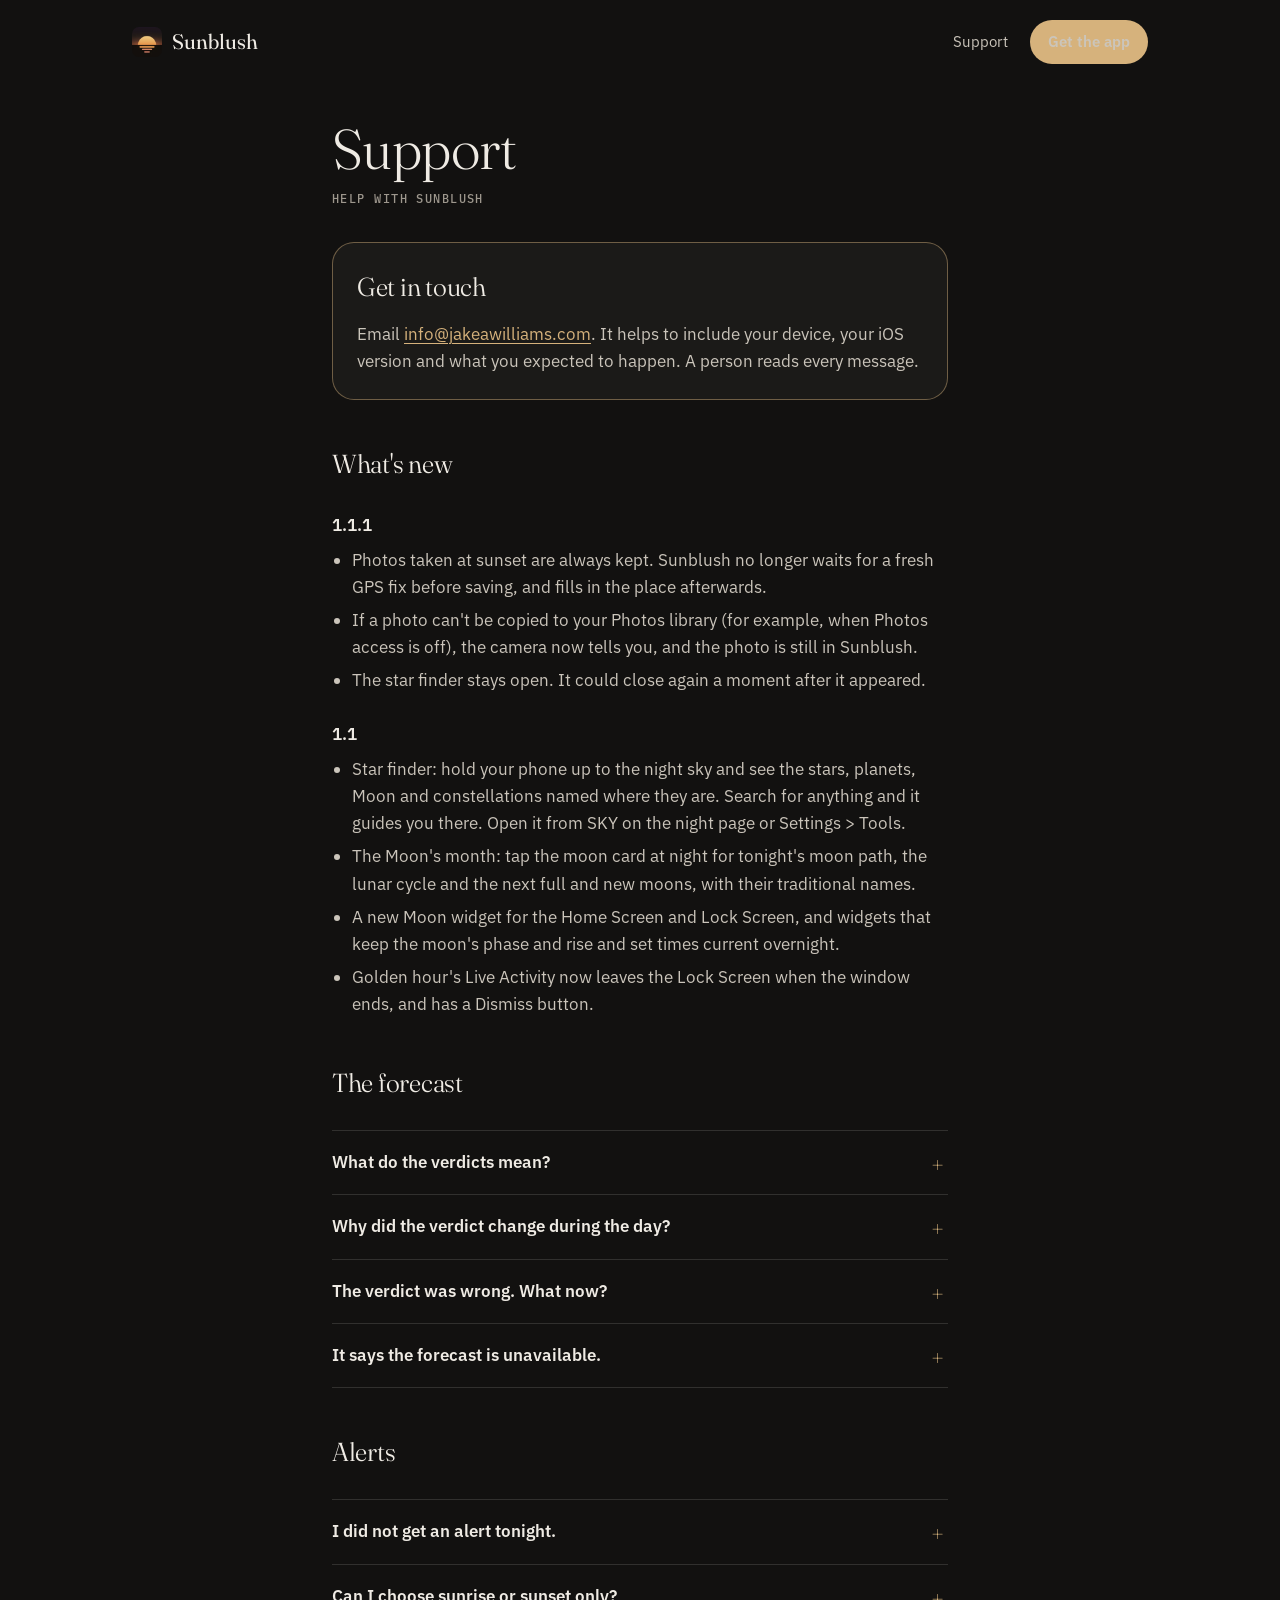
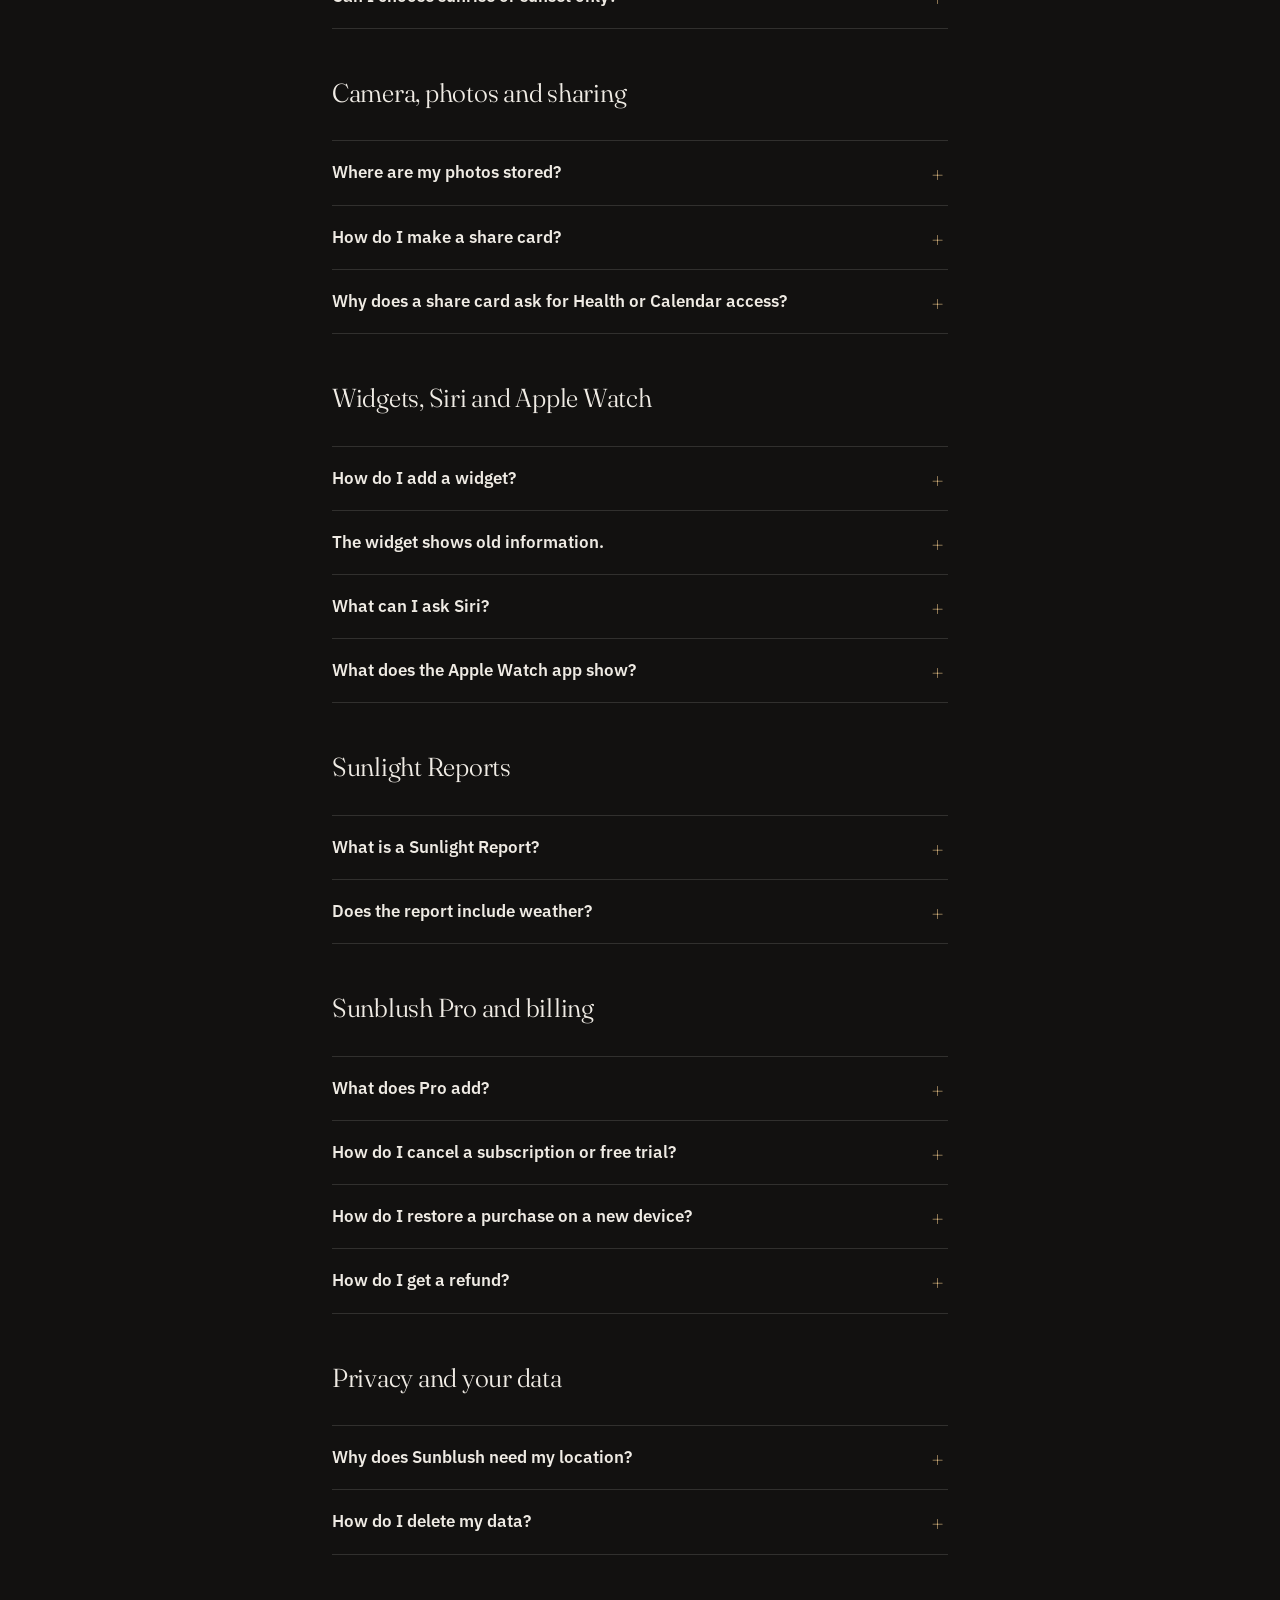
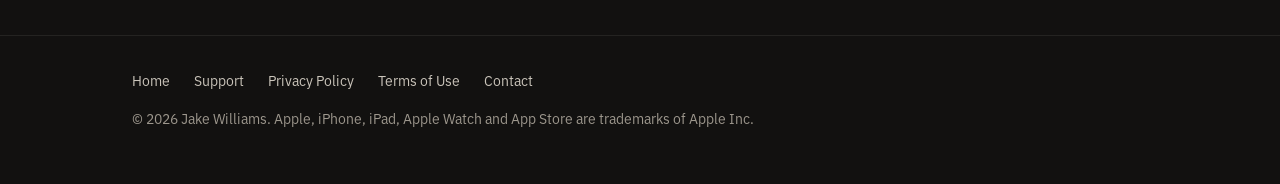
<file: support.html>
<!DOCTYPE html>
<html lang="en">
<head>
<meta charset="UTF-8">
<meta name="viewport" content="width=device-width, initial-scale=1">
<title>Sunblush Support</title>
<meta name="description" content="Help with Sunblush: what's new, the sky forecast, alerts, the camera, widgets, Sunlight Reports, Sunblush Pro billing, and how to contact us.">
<meta name="apple-itunes-app" content="app-id=6762225490">
<meta name="theme-color" content="#121110">
<link rel="canonical" href="https://jakeintech.github.io/sunblush-site/support.html">
<link rel="icon" type="image/png" href="assets/img/favicon.png">
<link rel="apple-touch-icon" href="assets/img/apple-touch-icon.png">
<meta property="og:type" content="website">
<meta property="og:site_name" content="Sunblush">
<meta property="og:title" content="Sunblush Support">
<meta property="og:description" content="Help with Sunblush: the sky forecast, alerts, the camera, widgets, Sunlight Reports, Sunblush Pro billing, and how to contact us.">
<meta property="og:url" content="https://jakeintech.github.io/sunblush-site/support.html">
<meta property="og:image" content="https://jakeintech.github.io/sunblush-site/assets/img/og.png">
<meta name="twitter:card" content="summary">
<link rel="preload" href="assets/fonts/fraunces.woff2" as="font" type="font/woff2" crossorigin>
<link rel="preload" href="assets/fonts/plex-sans-400.woff2" as="font" type="font/woff2" crossorigin>
<link rel="stylesheet" href="assets/site.css">
</head>
<body>
<a class="skip" href="#main">Skip to content</a>
<header class="wrap site-head">
  <a class="brand" href="./" aria-label="Sunblush home">
    <img src="assets/img/icon-192.webp" alt="" width="30" height="30">
    Sunblush
  </a>
  <nav class="site-nav" aria-label="Site">
    <a href="support.html">Support</a>
    <a class="btn small" href="https://apps.apple.com/app/id6762225490">Get the app</a>
  </nav>
</header>
<main id="main" class="doc">
<h1>Support</h1>
<p class="updated">Help with Sunblush</p>

<div class="contact-card">
<h2>Get in touch</h2>
<p>Email <a href="mailto:info@jakeawilliams.com">info@jakeawilliams.com</a>. It helps to include your device, your iOS version and what you expected to happen. A person reads every message.</p>
</div>

<h2 id="whats-new">What's new</h2>
<h3>1.1.1</h3>
<ul>
<li>Photos taken at sunset are always kept. Sunblush no longer waits for a fresh GPS fix before saving, and fills in the place afterwards.</li>
<li>If a photo can't be copied to your Photos library (for example, when Photos access is off), the camera now tells you, and the photo is still in Sunblush.</li>
<li>The star finder stays open. It could close again a moment after it appeared.</li>
</ul>
<h3>1.1</h3>
<ul>
<li>Star finder: hold your phone up to the night sky and see the stars, planets, Moon and constellations named where they are. Search for anything and it guides you there. Open it from SKY on the night page or Settings &gt; Tools.</li>
<li>The Moon's month: tap the moon card at night for tonight's moon path, the lunar cycle and the next full and new moons, with their traditional names.</li>
<li>A new Moon widget for the Home Screen and Lock Screen, and widgets that keep the moon's phase and rise and set times current overnight.</li>
<li>Golden hour's Live Activity now leaves the Lock Screen when the window ends, and has a Dismiss button.</li>
</ul>

<h2>The forecast</h2>
<div class="faq">
<details><summary>What do the verdicts mean?</summary><p>Every sunrise and sunset gets one of five words: Muted, Soft, Good, Vivid or Spectacular. Vivid and Spectacular mean color is likely and it is worth going out. Tap the verdict on the Today tab to see the reasons, the cloud cover by height and the outlook for the days ahead.</p></details>
<details><summary>Why did the verdict change during the day?</summary><p>Forecasts get better as the hour gets closer, so Sunblush updates its verdict. The label under the verdict tells you how settled it is: "Early read", "Firming up" or "Latest read".</p></details>
<details><summary>The verdict was wrong. What now?</summary><p>It happens. Clouds can move in the last half hour and no forecast catches that every time. After each golden hour, Sunblush asks "How was it?" in the sky sheet. Your answers build a tally of how often the forecast matched what you saw.</p></details>
<details><summary>It says the forecast is unavailable.</summary><p>The forecast comes from Apple Weather and needs a connection. If Sunblush cannot reach it, it says so instead of guessing. Sun times still work offline. Open the app again when you are back online.</p></details>
</div>

<h2>Alerts</h2>
<div class="faq">
<details><summary>I did not get an alert tonight.</summary><p>By default Sunblush only alerts you when the forecast is Vivid or Spectacular, so a quiet evening means the sky was not expected to be special. To get an alert for every golden hour, turn off "Only for Promising Skies" in Settings. Also check that notifications are allowed in Settings &gt; Notifications &gt; Sunblush.</p></details>
<details><summary>Can I choose sunrise or sunset only?</summary><p>Yes. In Settings you can switch sunrise alerts and sunset alerts on or off separately, and set the alert to arrive 10, 30 or 60 minutes before golden hour.</p></details>
</div>

<h2>Camera, photos and sharing</h2>
<div class="faq">
<details><summary>Where are my photos stored?</summary><p>On your device, inside Sunblush. If you allow it, Sunblush also saves a copy to your Photos library. Nothing is uploaded.</p></details>
<details><summary>How do I make a share card?</summary><p>Open the sky sheet from the Today tab and tap "Share this sky", or open a photo and tap Share. Pick Story, portrait or square, choose a style, then send it to Instagram or save it to Photos.</p></details>
<details><summary>Why does a share card ask for Health or Calendar access?</summary><p>Only if you turn on the optional activity or calendar badges for a card. Sunblush reads the data on your device to draw the badge and does not store or send it. You can leave both off.</p></details>
</div>

<h2>Widgets, Siri and Apple Watch</h2>
<div class="faq">
<details><summary>How do I add a widget?</summary><p>Touch and hold an empty area of the Home Screen, tap Edit, then Add Widget, and search for Sunblush. For the Lock Screen, touch and hold the Lock Screen, tap Customize and add a Sunblush widget beside the clock.</p></details>
<details><summary>The widget shows old information.</summary><p>iOS decides how often widgets refresh. Opening Sunblush updates them straight away. Keeping Background App Refresh on for Sunblush helps them stay current.</p></details>
<details><summary>What can I ask Siri?</summary><p>"How's the sky in Sunblush?", "When is golden hour in Sunblush?", "Open Sunblush camera", "Find stars with Sunblush" and "What's my Sunblush streak?"</p></details>
<details><summary>What does the Apple Watch app show?</summary><p>A countdown to the next golden hour, sun times and the moon, with complications for your watch face. The sky verdict is shown on iPhone and iPad.</p></details>
</div>

<h2>Sunlight Reports</h2>
<div class="faq">
<details><summary>What is a Sunlight Report?</summary><p>It shows when direct sun reaches a place you choose, such as a balcony or a garden, across a range of dates. You set the direction the place faces and can sketch buildings or trees that block the sun. Find it in Settings under Tools, or touch and hold a saved place.</p></details>
<details><summary>Does the report include weather?</summary><p>No. It is calculated from the sun's path and assumes clear skies. It is an estimate to help you compare places and seasons, not a survey or a guarantee.</p></details>
</div>

<h2>Sunblush Pro and billing</h2>
<div class="faq">
<details><summary>What does Pro add?</summary><p>The full three-day sky outlook, RAW capture, the Golden Hour widget in every size, unlimited saved places, full Sunlight Reports with PDF export, and the whole year ahead in the Light Chart. In the United States it is $2.99 a month, $14.99 a year with a one-week free trial, or $39.99 once.</p></details>
<details><summary>How do I cancel a subscription or free trial?</summary><p>Open Settings on your iPhone, tap your name, then Subscriptions, then Sunblush Pro, then Cancel. If you cancel a free trial before it ends you are not charged.</p></details>
<details><summary>How do I restore a purchase on a new device?</summary><p>Open Sunblush, go to Settings and tap Restore Purchases. Use the same Apple Account you bought with.</p></details>
<details><summary>How do I get a refund?</summary><p>Apple handles all payments and refunds. Request one at <a href="https://reportaproblem.apple.com">reportaproblem.apple.com</a>.</p></details>
</div>

<h2>Privacy and your data</h2>
<div class="faq">
<details><summary>Why does Sunblush need my location?</summary><p>Sun times and the forecast depend on exactly where you are. Your location is used on your device, and its coordinates are sent to Apple Weather to fetch the forecast. See the <a href="privacy-policy.html">privacy policy</a>.</p></details>
<details><summary>How do I delete my data?</summary><p>Delete individual photos in the app, or delete Sunblush to remove everything it stored. Copies saved to your Photos library stay until you remove them in Photos.</p></details>
</div>
</main>
<footer class="site-foot">
  <div class="wrap">
    <nav aria-label="Footer">
      <a href="./">Home</a>
      <a href="support.html">Support</a>
      <a href="privacy-policy.html">Privacy Policy</a>
      <a href="terms-of-service.html">Terms of Use</a>
      <a href="mailto:info@jakeawilliams.com">Contact</a>
    </nav>
    <p>&copy; 2026 Jake Williams. Apple, iPhone, iPad, Apple Watch and App Store are trademarks of Apple Inc.</p>
  </div>
</footer>
</body>
</html>
</file>
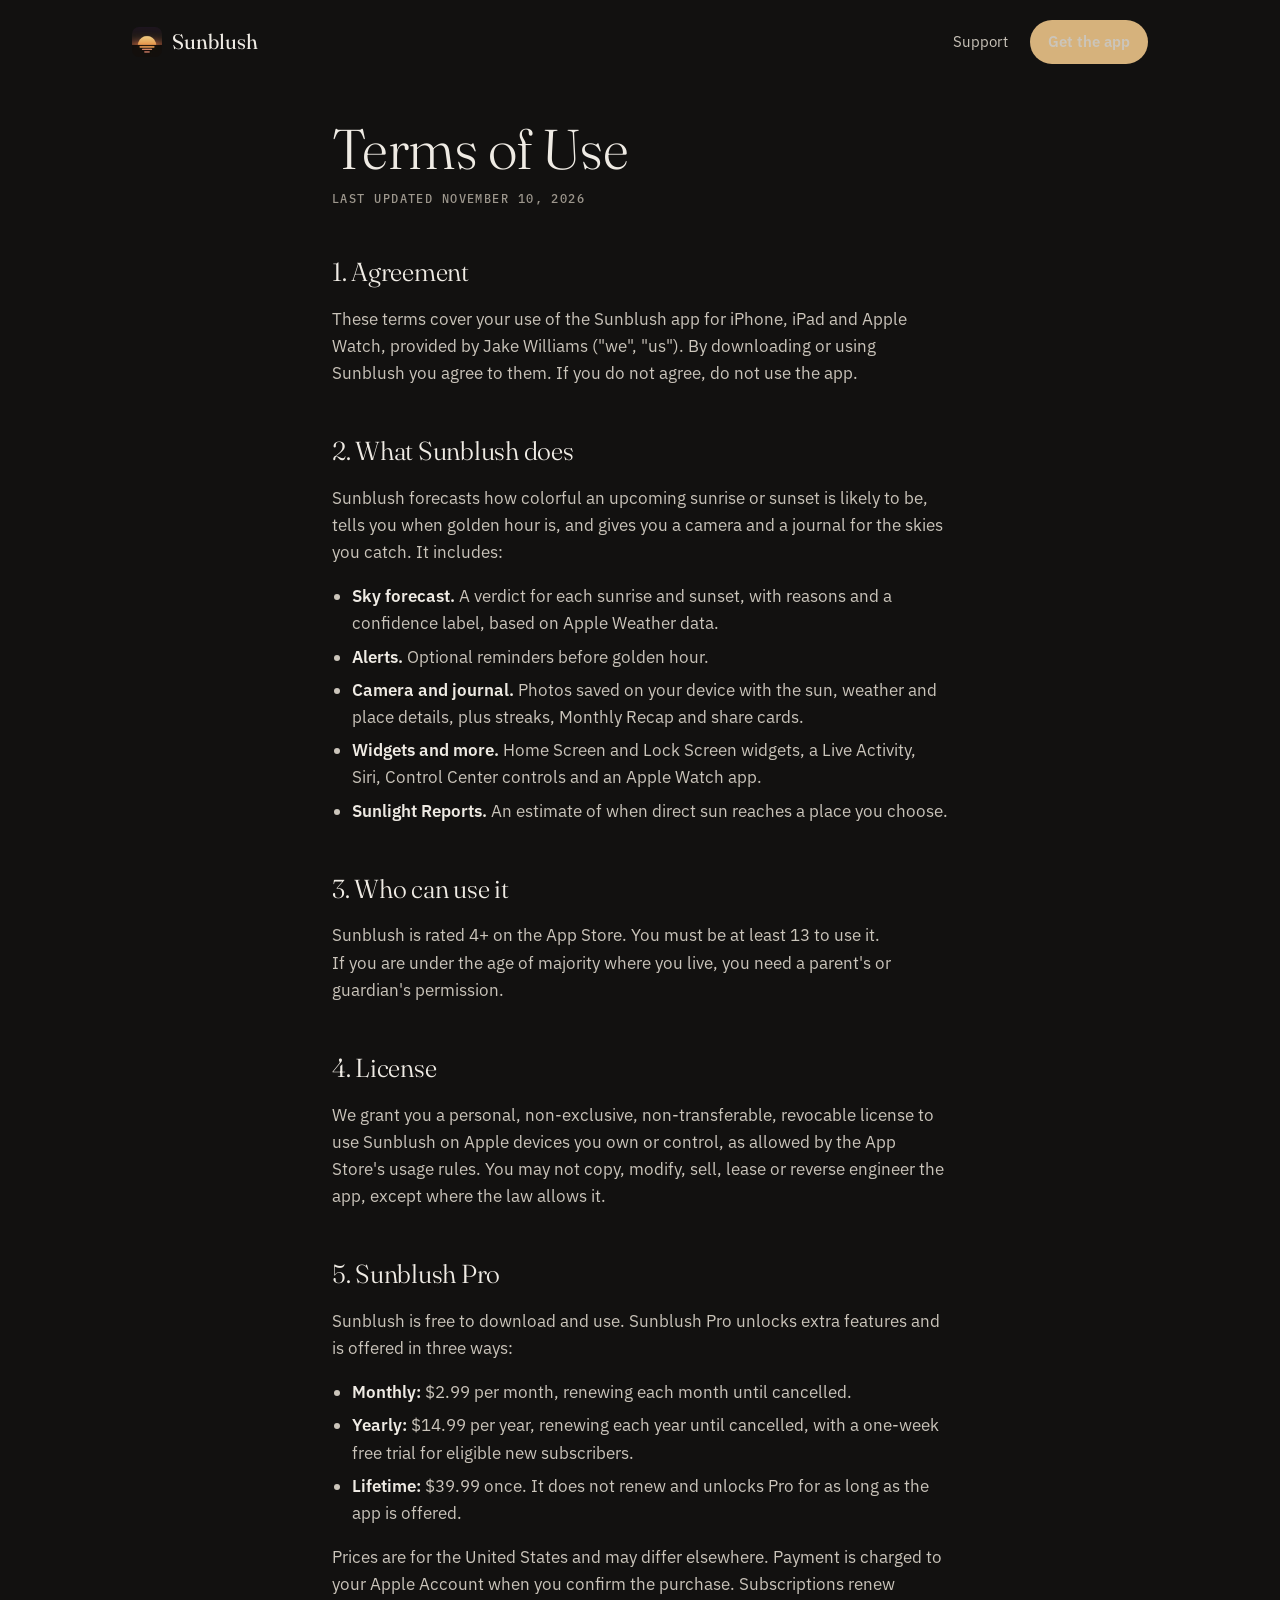
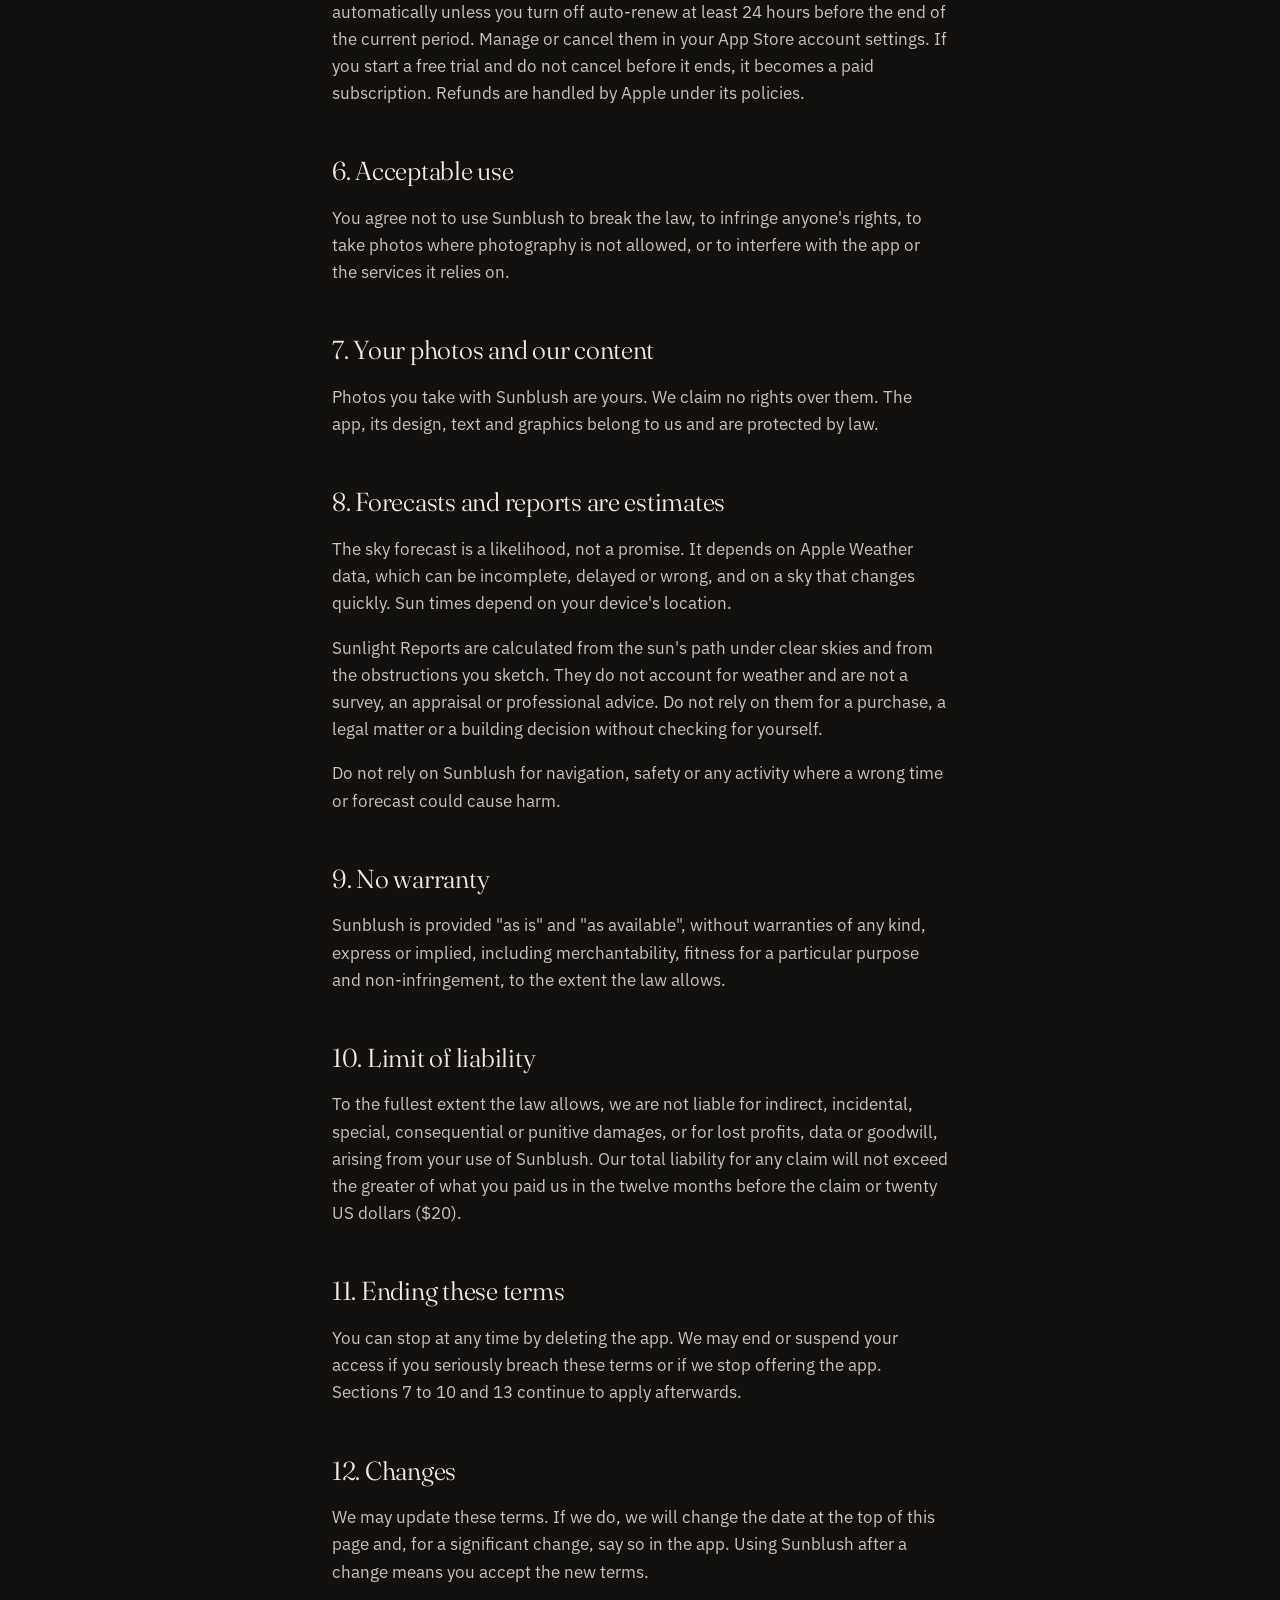
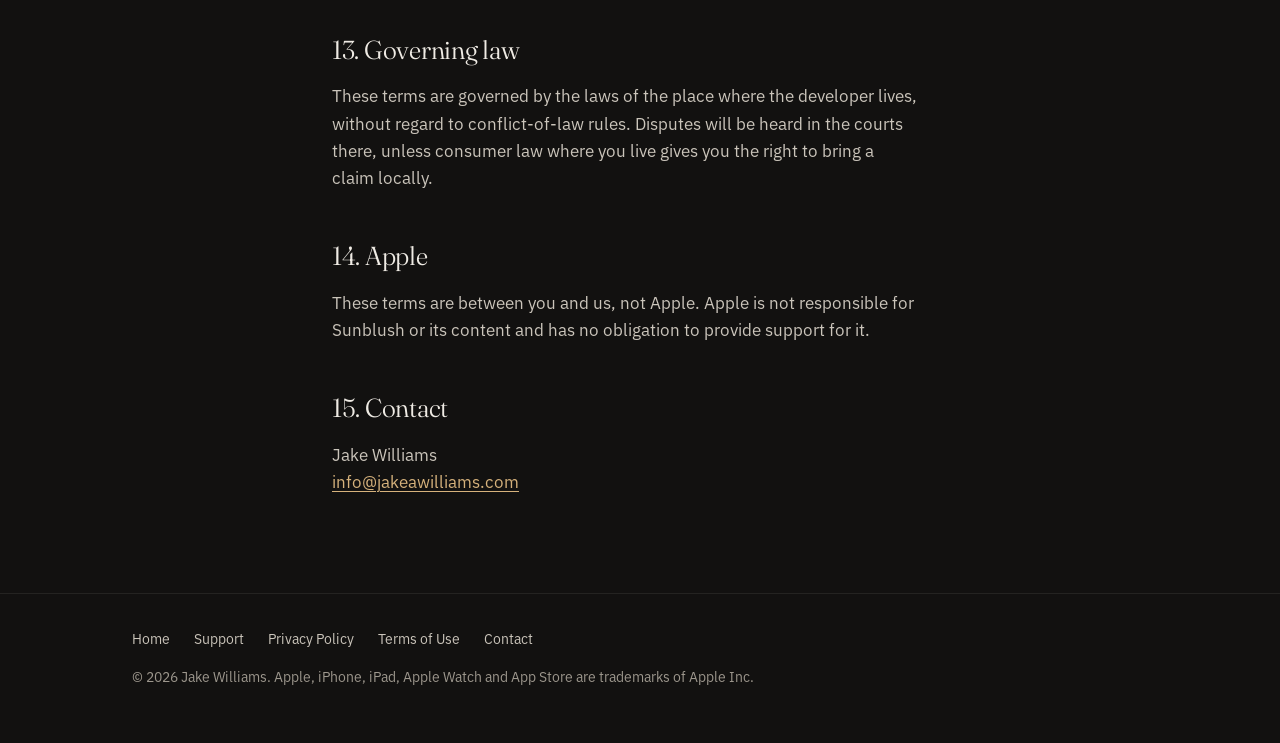
<file: terms-of-service.html>
<!DOCTYPE html>
<html lang="en">
<head>
<meta charset="UTF-8">
<meta name="viewport" content="width=device-width, initial-scale=1">
<title>Sunblush Terms of Use</title>
<meta name="description" content="The terms that apply when you use Sunblush, including Sunblush Pro subscriptions and the one-time lifetime purchase.">
<meta name="apple-itunes-app" content="app-id=6762225490">
<meta name="theme-color" content="#121110">
<link rel="canonical" href="https://jakeintech.github.io/sunblush-site/terms-of-service.html">
<link rel="icon" type="image/png" href="assets/img/favicon.png">
<link rel="apple-touch-icon" href="assets/img/apple-touch-icon.png">
<meta property="og:type" content="website">
<meta property="og:site_name" content="Sunblush">
<meta property="og:title" content="Sunblush Terms of Use">
<meta property="og:description" content="The terms that apply when you use Sunblush, including Sunblush Pro subscriptions and the one-time lifetime purchase.">
<meta property="og:url" content="https://jakeintech.github.io/sunblush-site/terms-of-service.html">
<meta property="og:image" content="https://jakeintech.github.io/sunblush-site/assets/img/og.png">
<meta name="twitter:card" content="summary">
<link rel="preload" href="assets/fonts/fraunces.woff2" as="font" type="font/woff2" crossorigin>
<link rel="preload" href="assets/fonts/plex-sans-400.woff2" as="font" type="font/woff2" crossorigin>
<link rel="stylesheet" href="assets/site.css">
</head>
<body>
<a class="skip" href="#main">Skip to content</a>
<header class="wrap site-head">
  <a class="brand" href="./" aria-label="Sunblush home">
    <img src="assets/img/icon-192.webp" alt="" width="30" height="30">
    Sunblush
  </a>
  <nav class="site-nav" aria-label="Site">
    <a href="support.html">Support</a>
    <a class="btn small" href="https://apps.apple.com/app/id6762225490">Get the app</a>
  </nav>
</header>
<main id="main" class="doc">
<h1>Terms of Use</h1>
<p class="updated">Last updated November 10, 2026</p>

<h2>1. Agreement</h2>
<p>These terms cover your use of the Sunblush app for iPhone, iPad and Apple Watch, provided by Jake Williams ("we", "us"). By downloading or using Sunblush you agree to them. If you do not agree, do not use the app.</p>

<h2>2. What Sunblush does</h2>
<p>Sunblush forecasts how colorful an upcoming sunrise or sunset is likely to be, tells you when golden hour is, and gives you a camera and a journal for the skies you catch. It includes:</p>
<ul>
<li><strong>Sky forecast.</strong> A verdict for each sunrise and sunset, with reasons and a confidence label, based on Apple Weather data.</li>
<li><strong>Alerts.</strong> Optional reminders before golden hour.</li>
<li><strong>Camera and journal.</strong> Photos saved on your device with the sun, weather and place details, plus streaks, Monthly Recap and share cards.</li>
<li><strong>Widgets and more.</strong> Home Screen and Lock Screen widgets, a Live Activity, Siri, Control Center controls and an Apple Watch app.</li>
<li><strong>Sunlight Reports.</strong> An estimate of when direct sun reaches a place you choose.</li>
</ul>

<h2>3. Who can use it</h2>
<p>Sunblush is rated 4+ on the App Store. You must be at least 13 to use it. If you are under the age of majority where you live, you need a parent's or guardian's permission.</p>

<h2>4. License</h2>
<p>We grant you a personal, non-exclusive, non-transferable, revocable license to use Sunblush on Apple devices you own or control, as allowed by the App Store's usage rules. You may not copy, modify, sell, lease or reverse engineer the app, except where the law allows it.</p>

<h2>5. Sunblush Pro</h2>
<p>Sunblush is free to download and use. Sunblush Pro unlocks extra features and is offered in three ways:</p>
<ul>
<li><strong>Monthly:</strong> $2.99 per month, renewing each month until cancelled.</li>
<li><strong>Yearly:</strong> $14.99 per year, renewing each year until cancelled, with a one-week free trial for eligible new subscribers.</li>
<li><strong>Lifetime:</strong> $39.99 once. It does not renew and unlocks Pro for as long as the app is offered.</li>
</ul>
<p>Prices are for the United States and may differ elsewhere. Payment is charged to your Apple Account when you confirm the purchase. Subscriptions renew automatically unless you turn off auto-renew at least 24 hours before the end of the current period. Manage or cancel them in your App Store account settings. If you start a free trial and do not cancel before it ends, it becomes a paid subscription. Refunds are handled by Apple under its policies.</p>

<h2>6. Acceptable use</h2>
<p>You agree not to use Sunblush to break the law, to infringe anyone's rights, to take photos where photography is not allowed, or to interfere with the app or the services it relies on.</p>

<h2>7. Your photos and our content</h2>
<p>Photos you take with Sunblush are yours. We claim no rights over them. The app, its design, text and graphics belong to us and are protected by law.</p>

<h2>8. Forecasts and reports are estimates</h2>
<p>The sky forecast is a likelihood, not a promise. It depends on Apple Weather data, which can be incomplete, delayed or wrong, and on a sky that changes quickly. Sun times depend on your device's location.</p>
<p>Sunlight Reports are calculated from the sun's path under clear skies and from the obstructions you sketch. They do not account for weather and are not a survey, an appraisal or professional advice. Do not rely on them for a purchase, a legal matter or a building decision without checking for yourself.</p>
<p>Do not rely on Sunblush for navigation, safety or any activity where a wrong time or forecast could cause harm.</p>

<h2>9. No warranty</h2>
<p>Sunblush is provided "as is" and "as available", without warranties of any kind, express or implied, including merchantability, fitness for a particular purpose and non-infringement, to the extent the law allows.</p>

<h2>10. Limit of liability</h2>
<p>To the fullest extent the law allows, we are not liable for indirect, incidental, special, consequential or punitive damages, or for lost profits, data or goodwill, arising from your use of Sunblush. Our total liability for any claim will not exceed the greater of what you paid us in the twelve months before the claim or twenty US dollars ($20).</p>

<h2>11. Ending these terms</h2>
<p>You can stop at any time by deleting the app. We may end or suspend your access if you seriously breach these terms or if we stop offering the app. Sections 7 to 10 and 13 continue to apply afterwards.</p>

<h2>12. Changes</h2>
<p>We may update these terms. If we do, we will change the date at the top of this page and, for a significant change, say so in the app. Using Sunblush after a change means you accept the new terms.</p>

<h2>13. Governing law</h2>
<p>These terms are governed by the laws of the place where the developer lives, without regard to conflict-of-law rules. Disputes will be heard in the courts there, unless consumer law where you live gives you the right to bring a claim locally.</p>

<h2>14. Apple</h2>
<p>These terms are between you and us, not Apple. Apple is not responsible for Sunblush or its content and has no obligation to provide support for it.</p>

<h2>15. Contact</h2>
<p>Jake Williams<br><a href="mailto:info@jakeawilliams.com">info@jakeawilliams.com</a></p>
</main>
<footer class="site-foot">
  <div class="wrap">
    <nav aria-label="Footer">
      <a href="./">Home</a>
      <a href="support.html">Support</a>
      <a href="privacy-policy.html">Privacy Policy</a>
      <a href="terms-of-service.html">Terms of Use</a>
      <a href="mailto:info@jakeawilliams.com">Contact</a>
    </nav>
    <p>&copy; 2026 Jake Williams. Apple, iPhone, iPad, Apple Watch and App Store are trademarks of Apple Inc.</p>
  </div>
</footer>
</body>
</html>
</file>
<file: assets/site.css>
/* Sunblush site. Palette and type follow the app's "Quiet Gold" design system. */
@font-face { font-family: "Fraunces"; src: url("fonts/fraunces.woff2") format("woff2"); font-weight: 300 500; font-style: normal; font-display: swap; }
@font-face { font-family: "Fraunces"; src: url("fonts/fraunces-italic.woff2") format("woff2"); font-weight: 300 500; font-style: italic; font-display: swap; }
@font-face { font-family: "Plex Sans"; src: url("fonts/plex-sans-400.woff2") format("woff2"); font-weight: 400; font-style: normal; font-display: swap; }
@font-face { font-family: "Plex Sans"; src: url("fonts/plex-sans-600.woff2") format("woff2"); font-weight: 600; font-style: normal; font-display: swap; }
@font-face { font-family: "Plex Mono"; src: url("fonts/plex-mono-500.woff2") format("woff2"); font-weight: 500; font-style: normal; font-display: swap; }

:root {
  --bg: #121110;
  --bg2: #1B1A18;
  --bg3: #262421;
  --ink: #EFEBE4;
  --ink2: #CBC5BB;
  --ink3: #9D978D;
  --ink4: #6A655E;
  --line: rgba(239, 235, 228, 0.08);
  --line2: rgba(239, 235, 228, 0.14);
  --gold3: #E8D2A8;
  --gold: #D6B27C;
  --gold2: #A98658;
  --ink-inverse: #17130E;
  --ember: #D39069;
  --serif: "Fraunces", "Iowan Old Style", Georgia, serif;
  --sans: "Plex Sans", -apple-system, BlinkMacSystemFont, "Helvetica Neue", Arial, sans-serif;
  --mono: "Plex Mono", ui-monospace, "SF Mono", Menlo, monospace;
  --gutter: 20px;
  --wide: 1080px;
  --text: 680px;
  color-scheme: dark;
}

* { box-sizing: border-box; }
html { -webkit-text-size-adjust: 100%; scroll-behavior: smooth; }
body {
  margin: 0;
  background: var(--bg);
  color: var(--ink2);
  font-family: var(--sans);
  font-size: 17px;
  line-height: 1.6;
  -webkit-font-smoothing: antialiased;
}
img { max-width: 100%; height: auto; display: block; }
a { color: var(--gold); text-underline-offset: 3px; text-decoration-thickness: 1px; }
a:hover { color: var(--gold3); }
:focus-visible { outline: 2px solid var(--gold3); outline-offset: 3px; border-radius: 4px; }
h1, h2, h3 { color: var(--ink); font-family: var(--serif); font-weight: 330; letter-spacing: -0.01em; text-wrap: balance; margin: 0; }
p { margin: 0 0 1em; text-wrap: pretty; }
.wrap { max-width: var(--wide); margin: 0 auto; padding: 0 var(--gutter); }
.skip { position: absolute; left: -999px; }
.skip:focus { left: var(--gutter); top: 12px; background: var(--bg3); padding: 8px 12px; z-index: 10; }

.tag {
  font-family: var(--mono);
  font-size: 12px;
  font-weight: 500;
  letter-spacing: 0.18em;
  text-transform: uppercase;
  color: var(--gold3);
  margin: 0 0 14px;
}
.tag.quiet { color: var(--ink3); }

/* Header */
.site-head { display: flex; align-items: center; justify-content: space-between; gap: 16px; padding-top: 20px; padding-bottom: 20px; }
.brand { display: inline-flex; align-items: center; gap: 10px; color: var(--ink); text-decoration: none; font-family: var(--serif); font-size: 21px; }
.brand img { width: 30px; height: 30px; border-radius: 7px; }
.site-nav { display: flex; align-items: center; gap: 22px; font-size: 15px; }
.site-nav a { color: var(--ink2); text-decoration: none; }
.site-nav a:hover { color: var(--gold3); }

/* Buttons */
.btn {
  display: inline-flex; align-items: center; justify-content: center; gap: 10px;
  min-height: 52px; padding: 0 26px;
  background: var(--gold); color: var(--ink-inverse);
  border-radius: 999px; text-decoration: none;
  font-weight: 600; font-size: 17px;
  transition: background-color 0.15s ease;
}
.btn:hover { background: var(--gold3); color: var(--ink-inverse); }
.btn svg { width: 18px; height: 18px; flex: none; }
.btn.small { min-height: 44px; padding: 0 18px; font-size: 15px; }
.fine { font-size: 14px; color: var(--ink3); margin: 14px 0 0; }

/* Hero */
.hero { position: relative; overflow: hidden; }
.hero::before {
  content: ""; position: absolute; inset: auto -20% -55% -20%; height: 90%;
  background: radial-gradient(ellipse at 70% 100%, rgba(214, 178, 124, 0.16), transparent 62%);
  pointer-events: none;
}
.hero-grid { position: relative; display: grid; grid-template-columns: 1fr; gap: 44px; align-items: center; padding-top: 36px; padding-bottom: 64px; }
.hero h1 { font-size: clamp(42px, 9.5vw, 76px); line-height: 1.02; font-weight: 300; }
.hero .lede { font-size: clamp(18px, 2.4vw, 21px); color: var(--ink2); max-width: 31em; margin: 22px 0 30px; }
.phone {
  width: min(280px, 72vw); margin: 0 auto;
  border-radius: 40px; overflow: hidden;
  border: 1px solid var(--line2); background: var(--bg2);
  box-shadow: 0 0 0 7px #0b0a0a, 0 0 0 8px var(--line2);
}
.phone img { width: 100%; }

/* Verdict scale */
.scale { border-top: 1px solid var(--line); border-bottom: 1px solid var(--line); }
.scale ol { list-style: none; margin: 0; padding: 26px 0; display: grid; grid-template-columns: repeat(5, 1fr); gap: 8px; }
.scale li { text-align: center; font-family: var(--serif); font-style: italic; font-size: clamp(15px, 3.4vw, 26px); }
.scale li::before { content: ""; display: block; height: 3px; border-radius: 2px; margin: 0 auto 12px; width: 100%; background: currentColor; opacity: 0.9; }
.t-muted { color: var(--ink4); } .t-soft { color: var(--ink3); } .t-good { color: var(--gold3); } .t-vivid { color: var(--gold); } .t-spectacular { color: var(--ember); }
.scale p { text-align: center; font-size: 15px; color: var(--ink3); margin: -8px 0 26px; }

/* Benefit sections */
.benefit { padding: 72px 0; border-bottom: 1px solid var(--line); }
.benefit .wrap { display: grid; grid-template-columns: 1fr; gap: 40px; align-items: center; }
.benefit h2 { font-size: clamp(30px, 5.4vw, 46px); line-height: 1.08; margin-bottom: 18px; }
.benefit .copy { max-width: 30em; }
.benefit.flip .visual { order: 2; }
.benefit ul { margin: 18px 0 0; padding: 0; list-style: none; }
.benefit li { padding: 10px 0 10px 26px; border-top: 1px solid var(--line); position: relative; font-size: 16px; }
.benefit li::before { content: ""; position: absolute; left: 2px; top: 20px; width: 8px; height: 8px; border-radius: 50%; background: var(--gold); }

/* Notification illustration */
.lock { width: min(340px, 100%); margin: 0 auto; padding: 28px 16px 34px; border-radius: 34px; border: 1px solid var(--line2); background: linear-gradient(180deg, #1c1a1c 0%, #241d1a 60%, #33261c 100%); }
.lock .clock { text-align: center; font-family: var(--serif); font-weight: 300; font-size: 64px; line-height: 1; color: var(--ink); margin: 6px 0 4px; }
.lock .date { text-align: center; font-size: 14px; color: var(--ink2); margin-bottom: 26px; }
.note { display: grid; grid-template-columns: 38px 1fr; gap: 12px; padding: 13px 14px; border-radius: 20px; background: rgba(38, 36, 33, 0.82); border: 1px solid var(--line2); }
.note img { width: 38px; height: 38px; border-radius: 9px; }
.note b { display: block; color: var(--ink); font-weight: 600; font-size: 15px; line-height: 1.3; }
.note span { display: block; font-size: 14px; line-height: 1.35; color: var(--ink2); margin-top: 2px; }
.note + .quiet-day { margin-top: 14px; }
.quiet-day { text-align: center; font-family: var(--mono); font-size: 11px; letter-spacing: 0.14em; text-transform: uppercase; color: var(--ink3); }

/* Surfaces grid */
.grid { display: grid; grid-template-columns: 1fr; gap: 1px; background: var(--line); border: 1px solid var(--line); border-radius: 22px; overflow: hidden; margin-top: 34px; }
.grid div { background: var(--bg2); padding: 22px; }
.grid h3 { font-family: var(--sans); font-weight: 600; font-size: 16px; letter-spacing: 0; margin-bottom: 6px; }
.grid p { font-size: 15px; margin: 0; color: var(--ink3); }
.section { padding: 72px 0; border-bottom: 1px solid var(--line); }
.section > .wrap > h2 { font-size: clamp(30px, 5.4vw, 46px); line-height: 1.08; max-width: 16em; }
.section .intro { max-width: 34em; margin-top: 16px; }

/* Pricing */
.plans { display: grid; grid-template-columns: 1fr; gap: 16px; margin-top: 34px; }
.plan { background: var(--bg2); border: 1px solid var(--line2); border-radius: 22px; padding: 26px; }
.plan h3 { font-size: 26px; margin-bottom: 4px; }
.plan .price { color: var(--ink); font-size: 16px; margin-bottom: 16px; }
.plan ul { list-style: none; margin: 0; padding: 0; }
.plan li { padding: 9px 0; border-top: 1px solid var(--line); font-size: 15px; }
.plan.pro { border-color: rgba(214, 178, 124, 0.45); }
.prices { display: grid; grid-template-columns: repeat(3, 1fr); gap: 8px; margin: 0 0 18px; }
.prices div { background: var(--bg3); border-radius: 14px; padding: 12px 8px; text-align: center; }
.prices b { display: block; color: var(--ink); font-family: var(--serif); font-weight: 400; font-size: 22px; }
.prices span { font-family: var(--mono); font-size: 10.5px; letter-spacing: 0.1em; text-transform: uppercase; color: var(--ink3); }

/* FAQ */
.faq { max-width: var(--text); margin-top: 26px; }
.faq details { border-top: 1px solid var(--line2); }
.faq details:last-child { border-bottom: 1px solid var(--line2); }
.faq summary { cursor: pointer; list-style: none; padding: 18px 34px 18px 0; position: relative; color: var(--ink); font-weight: 600; font-size: 17px; }
.faq summary::-webkit-details-marker { display: none; }
.faq summary::after { content: "+"; position: absolute; right: 4px; top: 14px; font-family: var(--serif); font-size: 26px; font-weight: 300; color: var(--gold); }
.faq details[open] summary::after { content: "\2013"; }
.faq details p { margin: 0 0 18px; max-width: 36em; }

/* Closing call to action */
.closing { padding: 84px 0; text-align: center; background: radial-gradient(ellipse at 50% 120%, rgba(214, 178, 124, 0.14), transparent 65%); }
.closing h2 { font-size: clamp(32px, 6vw, 54px); font-weight: 300; margin-bottom: 26px; }

/* Footer */
.site-foot { border-top: 1px solid var(--line); padding: 34px 0 48px; font-size: 14px; color: var(--ink3); }
.site-foot nav { display: flex; flex-wrap: wrap; gap: 8px 24px; margin-bottom: 16px; }
.site-foot a { color: var(--ink2); text-decoration: none; }
.site-foot a:hover { color: var(--gold3); }
.site-foot p { margin: 0 0 6px; max-width: 52em; }

/* Text pages: privacy, terms, support */
.doc { max-width: var(--text); margin: 0 auto; padding: 36px var(--gutter) 80px; }
.doc h1 { font-size: clamp(38px, 7vw, 56px); font-weight: 300; line-height: 1.05; margin-bottom: 10px; }
.doc .updated { font-family: var(--mono); font-size: 12px; letter-spacing: 0.12em; text-transform: uppercase; color: var(--ink3); margin-bottom: 34px; }
.doc h2 { font-size: 26px; margin: 44px 0 12px; }
.doc h3 { font-family: var(--sans); font-weight: 600; font-size: 17px; letter-spacing: 0; margin: 26px 0 8px; }
.doc ul { padding-left: 20px; margin: 0 0 1em; }
.doc li { margin-bottom: 6px; }
.doc strong { color: var(--ink); font-weight: 600; }
.summary { background: var(--bg2); border: 1px solid var(--line2); border-radius: 22px; padding: 22px 24px; margin: 0 0 12px; }
.summary p:last-child, .summary ul:last-child { margin-bottom: 0; }
.table-wrap { overflow-x: auto; margin: 0 0 1em; border: 1px solid var(--line2); border-radius: 14px; }
table { border-collapse: collapse; width: 100%; min-width: 520px; font-size: 15px; }
th, td { text-align: left; vertical-align: top; padding: 12px 14px; border-bottom: 1px solid var(--line); }
tr:last-child td { border-bottom: 0; }
th { font-family: var(--mono); font-size: 11px; font-weight: 500; letter-spacing: 0.12em; text-transform: uppercase; color: var(--ink3); background: var(--bg2); }
td:first-child { color: var(--ink); }
.contact-card { background: var(--bg2); border: 1px solid rgba(214, 178, 124, 0.45); border-radius: 22px; padding: 24px; margin: 0 0 20px; }
.contact-card h2 { margin-top: 0; }
.contact-card p:last-child { margin-bottom: 0; }

@media (min-width: 720px) {
  :root { --gutter: 32px; }
  .hero-grid { grid-template-columns: 1.15fr 0.85fr; gap: 56px; padding-top: 56px; padding-bottom: 96px; }
  .phone { width: 300px; }
  .benefit { padding: 104px 0; }
  .benefit .wrap { grid-template-columns: 1fr 1fr; gap: 72px; }
  .benefit.flip .visual { order: 0; }
  .grid { grid-template-columns: repeat(3, 1fr); }
  .plans { grid-template-columns: 1fr 1fr; }
  .section { padding: 104px 0; }
}
@media (prefers-reduced-motion: reduce) {
  html { scroll-behavior: auto; }
  .btn { transition: none; }
}
</file>
